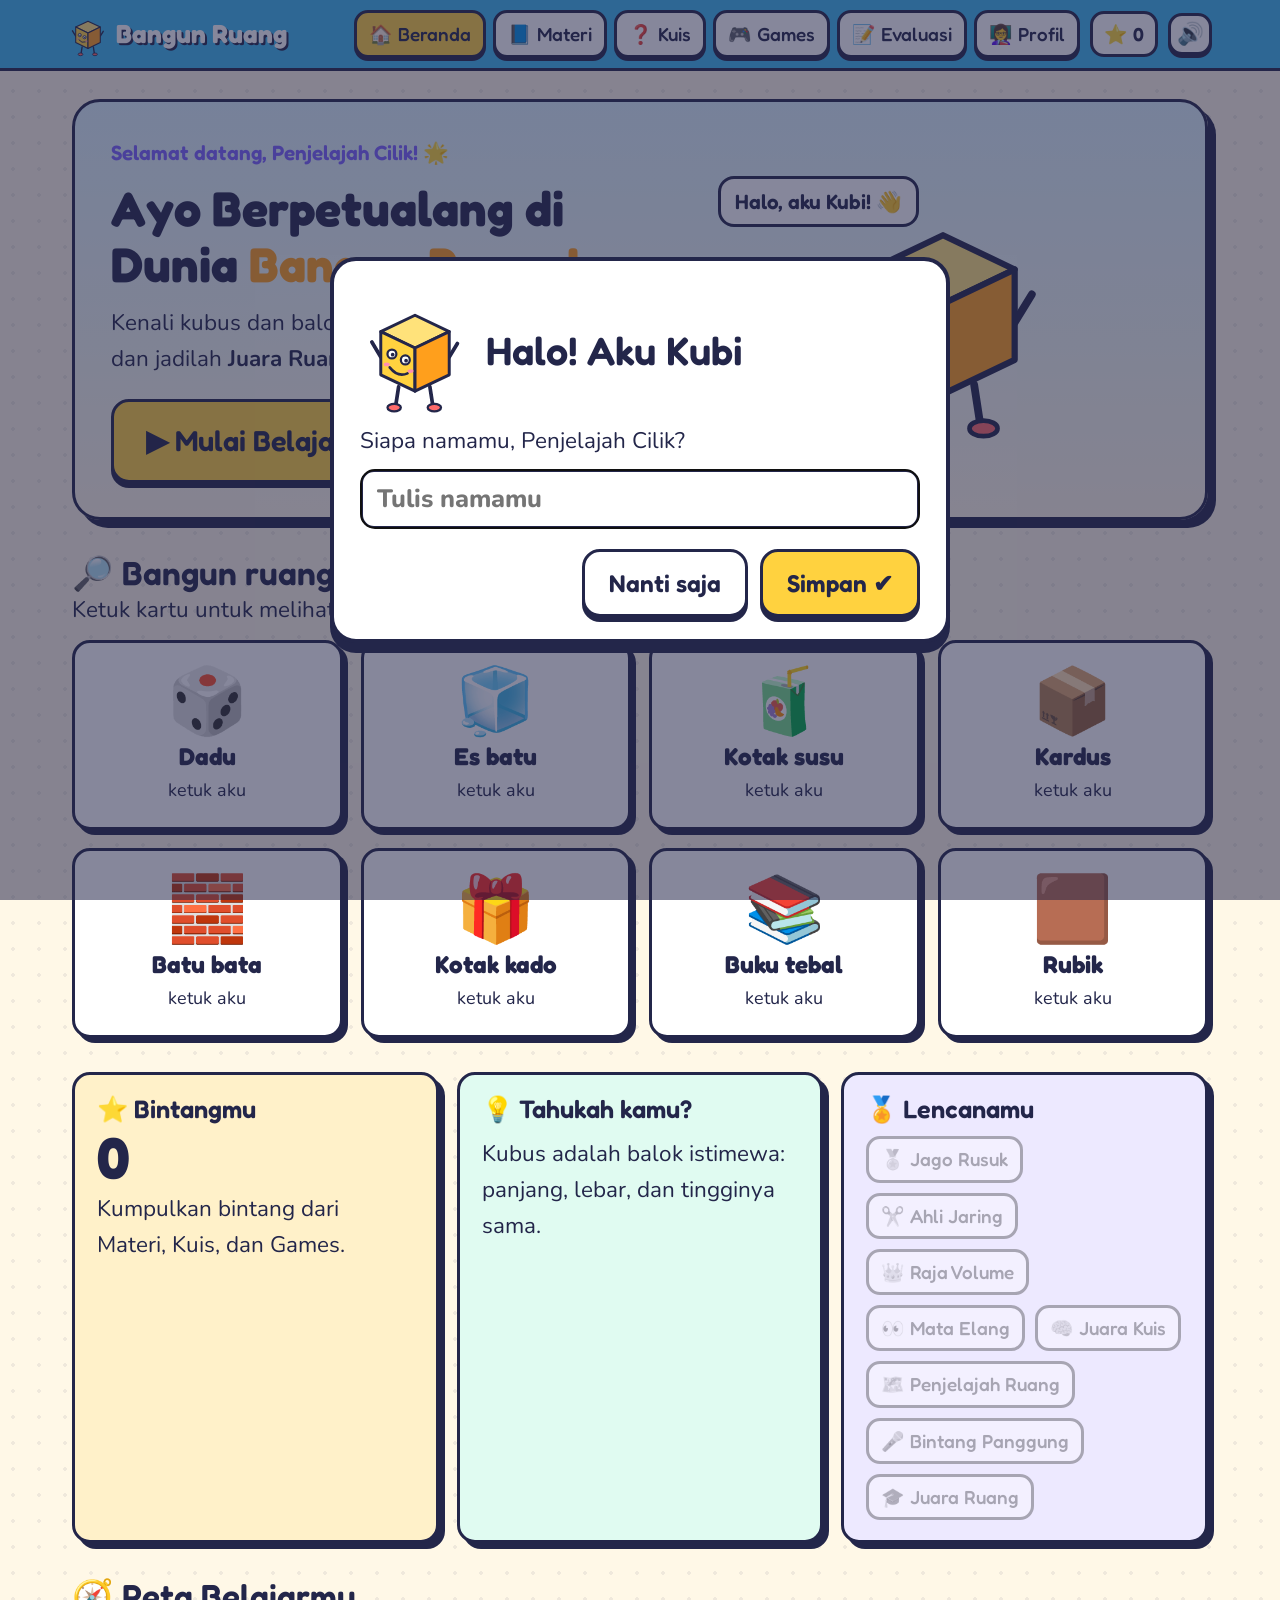
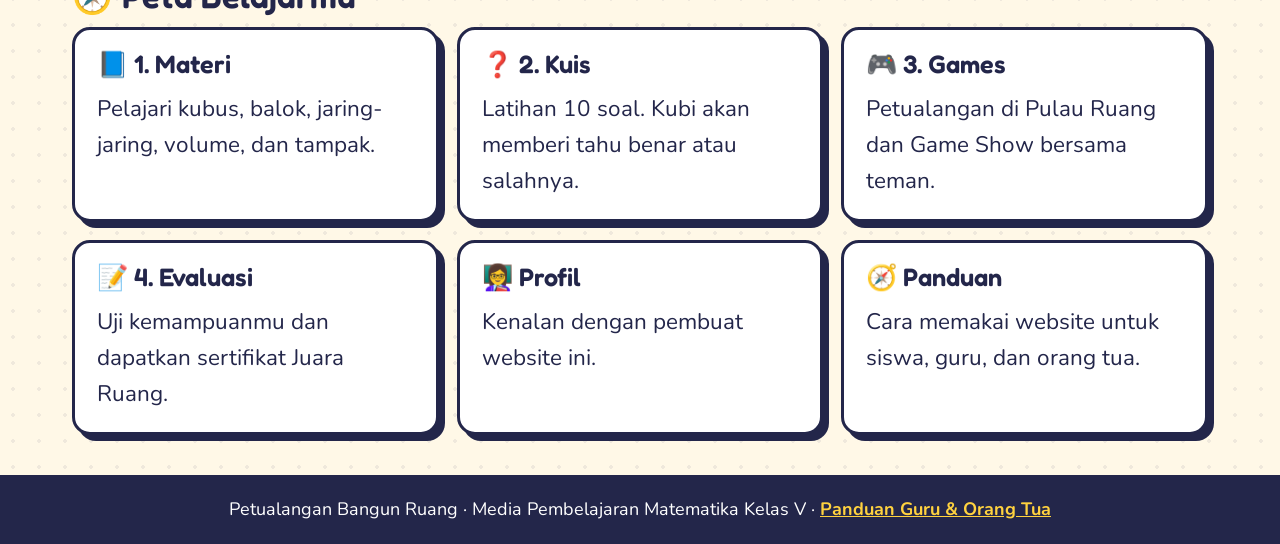
<file: Website_Petualangan_Bangun_Ruang/index.html>
<!DOCTYPE html>
<html lang="id">
<head>
<meta charset="utf-8">
<meta name="viewport" content="width=device-width, initial-scale=1">
<title>Petualangan Bangun Ruang · Matematika Kelas V</title>
<meta name="description" content="Media pembelajaran interaktif bangun ruang kubus dan balok untuk siswa kelas V SD.">
<link rel="icon" href="img/favicon.svg" type="image/svg+xml">
<link rel="stylesheet" href="css/style.css">
</head>
<body>
<main>
  <section class="hero">
    <div>
      <div class="tag" id="sapa">Selamat datang, Penjelajah Cilik! 🌟</div>
      <h1 class="mt1">Ayo Berpetualang di Dunia <span>Bangun Ruang!</span></h1>
      <p class="mt1">Kenali kubus dan balok di sekitarmu, kumpulkan bintang, dan jadilah <b>Juara Ruang</b>!</p>
      <div class="row mt2">
        <a class="btn sun big" href="materi.html">▶ Mulai Belajar</a>
        <a class="btn" href="games.html">🎮 Main Dulu</a>
      </div>
    </div>
    <div class="kubi-wrap" id="kubiHero">
      <div class="bubble" style="left:0;top:0">Halo, aku Kubi! 👋</div>
    </div>
  </section>

  <h2 class="mt3">🔎 Bangun ruang ada di sekitarmu!</h2>
  <p>Ketuk kartu untuk melihat bentuk bangun ruangnya.</p>
  <div class="grid g4 mt1" id="benda"></div>

  <div class="grid g3 mt3">
    <div class="card bg-sun">
      <h3>⭐ Bintangmu</h3>
      <div class="fd" style="font-size:3.2rem;font-weight:700"><span class="stars-count">0</span></div>
      <p>Kumpulkan bintang dari Materi, Kuis, dan Games.</p>
    </div>
    <div class="card bg-mint">
      <h3>💡 Tahukah kamu?</h3>
      <p id="fakta" class="mt1"></p>
    </div>
    <div class="card bg-grape">
      <h3>🏅 Lencanamu</h3>
      <div class="badges mt1" id="badges"></div>
    </div>
  </div>

  <h2 class="mt3">🧭 Peta Belajarmu</h2>
  <div class="grid g3 mt1">
    <a class="card game-card" href="materi.html" style="text-decoration:none"><h3>📘 1. Materi</h3><p>Pelajari kubus, balok, jaring-jaring, volume, dan tampak.</p></a>
    <a class="card game-card" href="kuis.html" style="text-decoration:none"><h3>❓ 2. Kuis</h3><p>Latihan 10 soal. Kubi akan memberi tahu benar atau salahnya.</p></a>
    <a class="card game-card" href="games.html" style="text-decoration:none"><h3>🎮 3. Games</h3><p>Petualangan di Pulau Ruang dan Game Show bersama teman.</p></a>
    <a class="card game-card" href="evaluasi.html" style="text-decoration:none"><h3>📝 4. Evaluasi</h3><p>Uji kemampuanmu dan dapatkan sertifikat Juara Ruang.</p></a>
    <a class="card game-card" href="profil.html" style="text-decoration:none"><h3>👩‍🏫 Profil</h3><p>Kenalan dengan pembuat website ini.</p></a>
    <a class="card game-card" href="panduan.html" style="text-decoration:none"><h3>🧭 Panduan</h3><p>Cara memakai website untuk siswa, guru, dan orang tua.</p></a>
  </div>
</main>
<script src="js/common.js"></script>
<script>
const CUBE = '#3BB8F0';
mountChrome('index.html');
$('#kubiHero').insertAdjacentHTML('beforeend', kubiSVG({ acc: kubiAcc() }));

const BENDA = [
  ['🎲', 'Dadu', 'kubus', 'cube'], ['🧊', 'Es batu', 'kubus', 'cube'], ['🧃', 'Kotak susu', 'balok', 'balok'], ['📦', 'Kardus', 'balok', 'balok'],
  ['🧱', 'Batu bata', 'balok', 'balok'], ['🎁', 'Kotak kado', 'kubus', 'cube'], ['📚', 'Buku tebal', 'balok', 'balok'], ['🟫', 'Rubik', 'kubus', 'cube']
];
$('#benda').innerHTML = BENDA.map(b => {
  const shape = b[3] === 'cube' ? isoSVG([{ x: 0, y: 0, z: 0, dx: 2, dy: 2, dz: 2, c: CUBE }], { size: 30 }) : isoSVG([{ x: 0, y: 0, z: 0, dx: 3, dy: 1.5, dz: 1.8, c: '#06C793' }], { size: 28 });
  return `<div class="flip" tabindex="0" role="button" aria-label="${b[1]}"><div class="inner">
    <div class="face"><div class="emo">${b[0]}</div><b>${b[1]}</b><span>ketuk aku</span></div>
    <div class="face back"><div style="height:100px;display:flex;align-items:center">${shape}</div><b>${b[1]}</b><span>berbentuk <b style="font-size:1.2rem">${b[2]}</b></span></div>
  </div></div>`;
}).join('');
$$('.flip').forEach(f => { const t = () => { f.classList.toggle('on'); Sfx.play('click'); }; f.onclick = t; f.onkeydown = e => { if (e.key === 'Enter' || e.key === ' ') { e.preventDefault(); t(); } }; });

const FAKTA = [
  'Kubus punya 12 rusuk yang semuanya sama panjang!',
  'Ada 11 bentuk jaring-jaring kubus yang berbeda. Bisakah kamu menemukan semuanya?',
  'Dadu adalah kubus. Jumlah titik pada dua sisi yang berhadapan selalu 7.',
  '1 liter sama dengan 1.000 cm³, yaitu volume kubus dengan rusuk 10 cm.',
  'Kubus adalah balok istimewa: panjang, lebar, dan tingginya sama.',
  'Di setiap titik sudut kubus, ada 3 rusuk dan 3 sisi yang bertemu.',
  'Batu bata berbentuk balok supaya mudah disusun rapat menjadi dinding.'
];
$('#fakta').textContent = FAKTA[new Date().getDate() % FAKTA.length];

const own = Store.get('badges', []);
$('#badges').innerHTML = Object.entries(BADGES).map(([k, b]) => `<span class="badge ${own.includes(k) ? '' : 'off'}">${b.icon} ${b.name}</span>`).join('');

function sapa() { const n = playerName(); if (n) $('#sapa').textContent = `Halo, ${n}! Siap berpetualang? 🌟`; }
sapa();
if (!playerName()) {
  setTimeout(() => {
    let nm;
    const save = () => { const v = nm && nm.value; if (v && v.trim()) { Store.set('name', v.trim()); sapa(); } };
    const close = popup({
      title: 'Halo! Aku Kubi',
      html: `<p>Siapa namamu, Penjelajah Cilik?</p><input id="nm" type="text" maxlength="30" placeholder="Tulis namamu" style="font:800 1.4rem Nunito;border:3px solid #23264A;border-radius:14px;padding:10px 14px;width:100%;margin-top:10px">`,
      buttons: [{ label: 'Nanti saja' }, { label: 'Simpan ✔', cls: 'sun', onClick: save }]
    });
    nm = $('#nm');
    nm.addEventListener('keydown', e => { if (e.key === 'Enter') { save(); close(); } });
    setTimeout(() => nm.focus(), 80);
  }, 700);
}
</script>
</body>
</html>
</file>
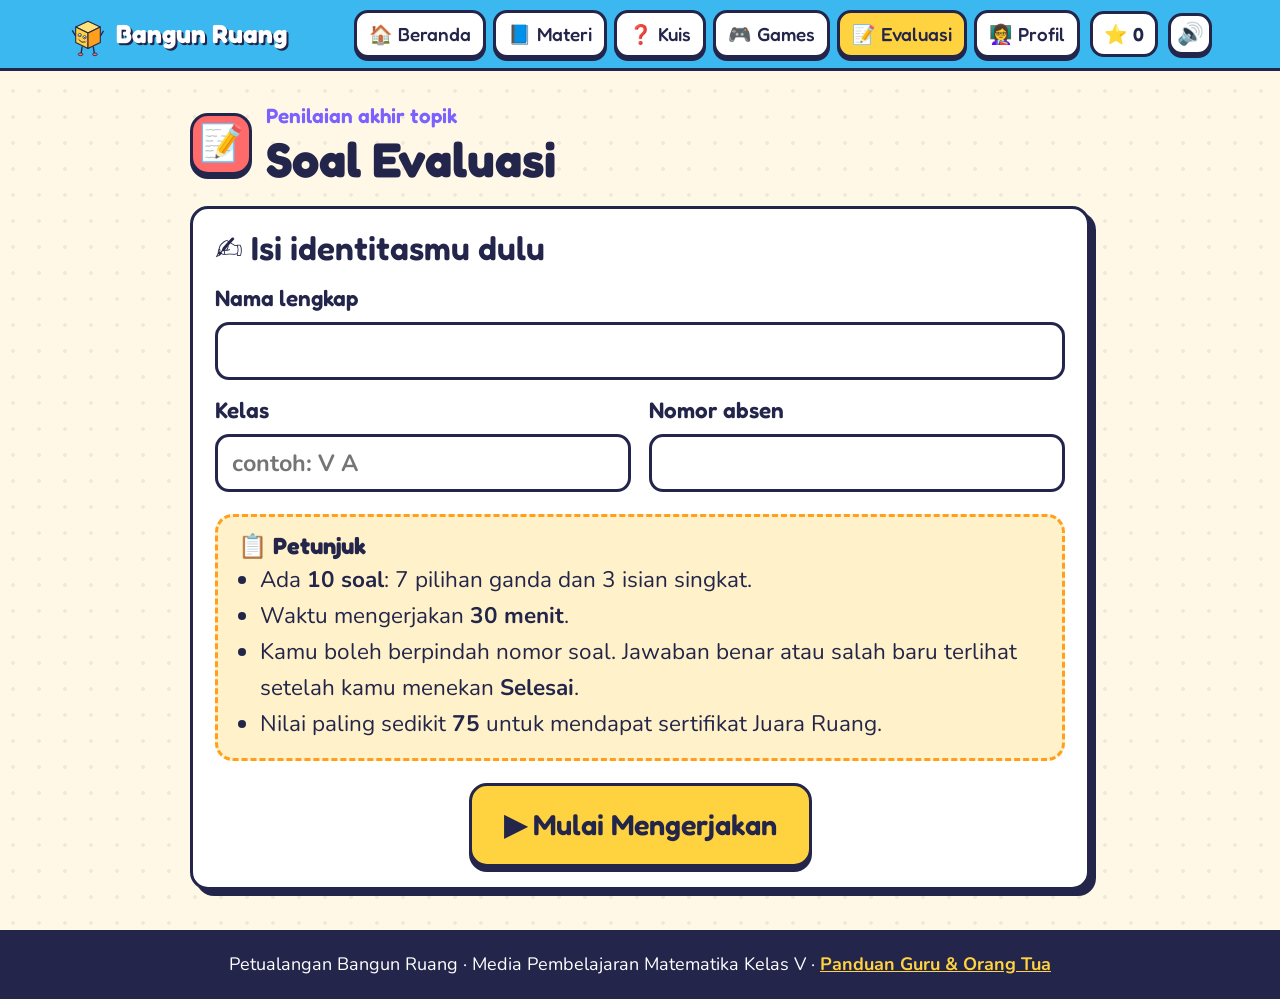
<file: Website_Petualangan_Bangun_Ruang/evaluasi.html>
<!DOCTYPE html>
<html lang="id">
<head>
<meta charset="utf-8">
<meta name="viewport" content="width=device-width, initial-scale=1">
<title>Evaluasi · Petualangan Bangun Ruang</title>
<link rel="icon" href="img/favicon.svg" type="image/svg+xml">
<link rel="stylesheet" href="css/style.css">
</head>
<body>
<main>
  <div class="quiz-wrap">
    <div class="title-row"><div class="ico" style="background:var(--coral)">📝</div><div><div class="tag">Penilaian akhir topik</div><h1>Soal Evaluasi</h1></div></div>

    <div id="ident" class="card">
      <h2>✍️ Isi identitasmu dulu</h2>
      <div class="form">
        <label for="fNama">Nama lengkap</label><input id="fNama" type="text" maxlength="40" autocomplete="off">
        <div class="grid g2">
          <div><label for="fKelas">Kelas</label><input id="fKelas" type="text" maxlength="10" placeholder="contoh: V A"></div>
          <div><label for="fAbsen">Nomor absen</label><input id="fAbsen" type="number" min="1" max="60"></div>
        </div>
      </div>
      <div class="remember mt2"><b class="fd">📋 Petunjuk</b>
        <ul style="padding-left:22px">
          <li>Ada <b>10 soal</b>: 7 pilihan ganda dan 3 isian singkat.</li>
          <li>Waktu mengerjakan <b>30 menit</b>.</li>
          <li>Kamu boleh berpindah nomor soal. Jawaban benar atau salah baru terlihat setelah kamu menekan <b>Selesai</b>.</li>
          <li>Nilai paling sedikit <b>75</b> untuk mendapat sertifikat Juara Ruang.</li>
        </ul></div>
      <div class="center mt2"><button class="btn sun big" id="startBtn">▶ Mulai Mengerjakan</button></div>
    </div>

    <div id="exam" class="hidden">
      <div class="evalbar">
        <span class="fd" style="font-size:1.25rem" id="who"></span>
        <span class="clock" id="clock">⏱️ 30:00</span>
      </div>
      <div class="numnav" id="numnav"></div>
      <div class="card mt2"><div class="row" style="justify-content:space-between"><span class="tag" id="qtype"></span></div><div id="qhost"></div></div>
      <div class="row mt2" style="justify-content:space-between">
        <button class="btn" id="prevBtn">◀ Sebelumnya</button>
        <button class="btn coral" id="doneBtn">🏁 Selesai</button>
        <button class="btn sun" id="nextBtn">Berikutnya ▶</button>
      </div>
    </div>

    <div id="result" class="hidden"></div>
  </div>
</main>
<script src="js/config.js"></script>
<script src="js/common.js"></script>
<script src="js/evaluasi.js"></script>
</body>
</html>
</file>
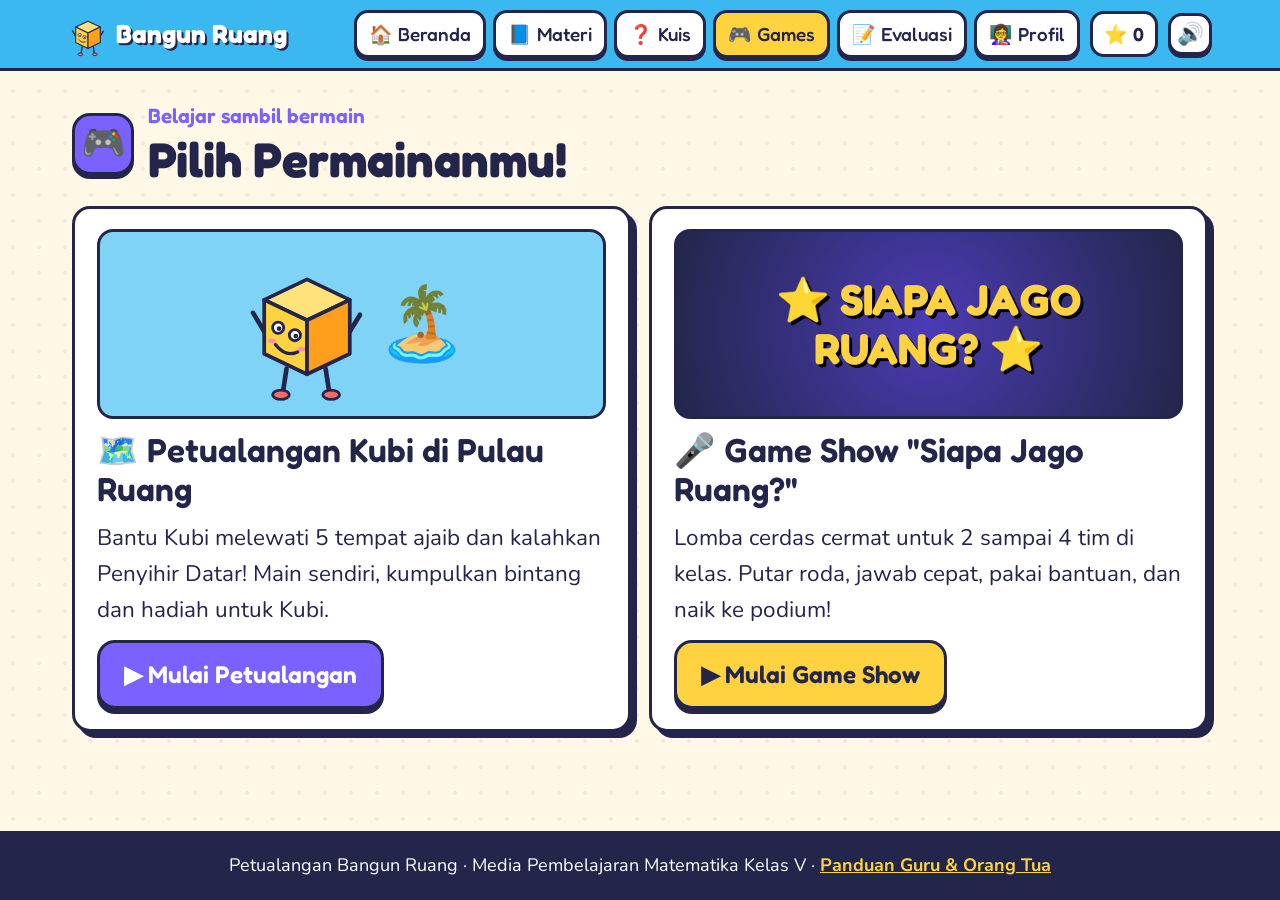
<file: Website_Petualangan_Bangun_Ruang/games.html>
<!DOCTYPE html>
<html lang="id">
<head>
<meta charset="utf-8">
<meta name="viewport" content="width=device-width, initial-scale=1">
<title>Games · Petualangan Bangun Ruang</title>
<link rel="icon" href="img/favicon.svg" type="image/svg+xml">
<link rel="stylesheet" href="css/style.css">
</head>
<body>
<main>
  <div class="title-row"><div class="ico" style="background:var(--grape)">🎮</div><div><div class="tag">Belajar sambil bermain</div><h1>Pilih Permainanmu!</h1></div></div>
  <div class="grid g2">
    <a class="card game-card" href="petualangan.html">
      <div class="art" style="background:#7FD3F7" id="art1"></div>
      <h2>🗺️ Petualangan Kubi di Pulau Ruang</h2>
      <p>Bantu Kubi melewati 5 tempat ajaib dan kalahkan Penyihir Datar! Main sendiri, kumpulkan bintang dan hadiah untuk Kubi.</p>
      <span class="btn grape" style="align-self:flex-start">▶ Mulai Petualangan</span>
    </a>
    <a class="card game-card" href="gameshow.html">
      <div class="art" style="background:radial-gradient(circle,#4B3BB5,#23264A)"><div class="fd" style="font-size:2.4rem;font-weight:700;color:#FFD23F;text-shadow:3px 3px 0 #000;text-align:center">⭐ SIAPA JAGO<br>RUANG? ⭐</div></div>
      <h2>🎤 Game Show "Siapa Jago Ruang?"</h2>
      <p>Lomba cerdas cermat untuk 2 sampai 4 tim di kelas. Putar roda, jawab cepat, pakai bantuan, dan naik ke podium!</p>
      <span class="btn sun" style="align-self:flex-start">▶ Mulai Game Show</span>
    </a>
  </div>
</main>
<script src="js/common.js"></script>
<script>
mountChrome('games.html');
$('#art1').innerHTML = kubiSVG({ acc: kubiAcc() }).replace('<svg', '<svg style="height:160px;width:140px"') + '<div style="font-size:4rem">🏝️</div>';
</script>
</body>
</html>
</file>
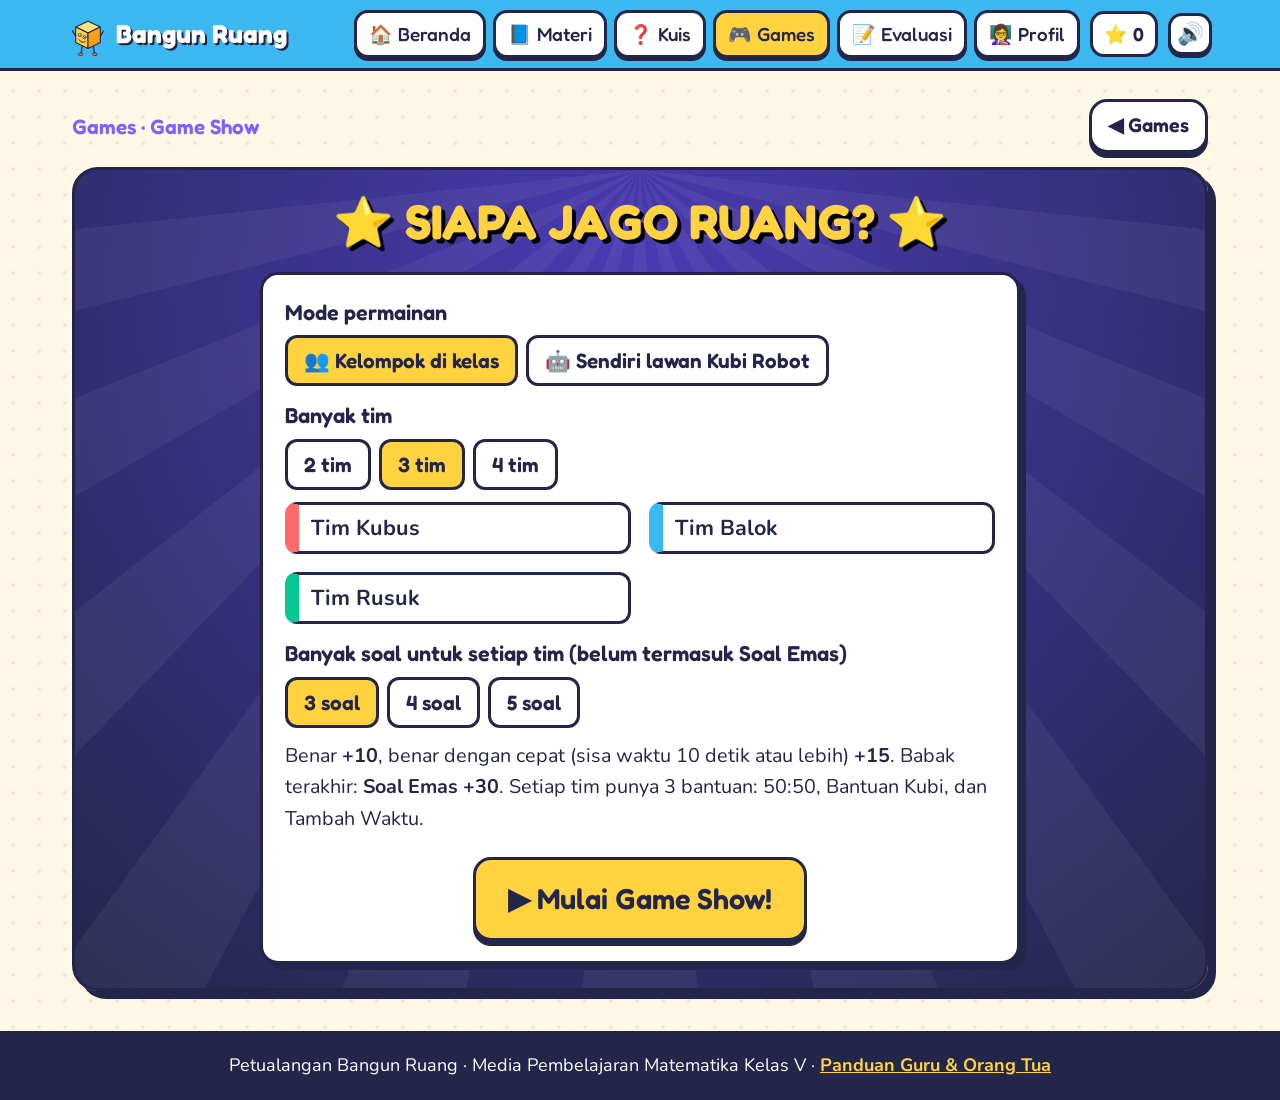
<file: Website_Petualangan_Bangun_Ruang/gameshow.html>
<!DOCTYPE html>
<html lang="id">
<head>
<meta charset="utf-8">
<meta name="viewport" content="width=device-width, initial-scale=1">
<title>Game Show Siapa Jago Ruang? · Petualangan Bangun Ruang</title>
<link rel="icon" href="img/favicon.svg" type="image/svg+xml">
<link rel="stylesheet" href="css/style.css">
</head>
<body>
<main>
  <div class="row" style="justify-content:space-between;margin-bottom:14px"><div class="tag">Games · Game Show</div><a class="btn sm" href="games.html">◀ Games</a></div>
  <div class="gs" id="gs"></div>
</main>
<script src="js/common.js"></script>
<script src="js/bank.js"></script>
<script>
mountChrome('games.html');
const CATS = [
  { n: 'Unsur', c: '#FF6B6B', g: () => Gen.unsur() },
  { n: 'Jaring-jaring', c: '#FFD23F', g: () => Math.random() < .6 ? Gen.net() : Gen.luas(true) },
  { n: 'Volume', c: '#3BB8F0', g: () => Gen.volume(true) },
  { n: 'Tampak', c: '#06C793', g: () => Gen.tampak() },
  { n: 'Soal Cerita', c: '#FF9F1C', g: () => Gen.cerita() }
];
const TEAM_COL = ['#FF6B6B', '#3BB8F0', '#06C793', '#7B61FF'];
const DEF_NAMES = ['Tim Kubus', 'Tim Balok', 'Tim Rusuk', 'Tim Sisi'];
const gs = $('#gs');
let cfg = { mode: 'kelompok', n: 3, rounds: 3, names: DEF_NAMES.slice() };
let teams, turn, round, gold, rot = 0, timer, tLeft, cur, catIdx, answered;

function setup() {
  clearInterval(timer);
  gs.innerHTML = `<h1>⭐ SIAPA JAGO RUANG? ⭐</h1>
  <div class="card setup mt2" style="color:var(--navy);max-width:760px;margin-left:auto;margin-right:auto">
    <label>Mode permainan</label><div class="seg" id="sMode"><button data-v="kelompok">👥 Kelompok di kelas</button><button data-v="sendiri">🤖 Sendiri lawan Kubi Robot</button></div>
    <div id="sTeams"></div>
    <label class="mt1">Banyak soal untuk setiap tim (belum termasuk Soal Emas)</label><div class="seg" id="sRounds">${[3, 4, 5].map(v => `<button data-v="${v}">${v} soal</button>`).join('')}</div>
    <p class="mt1" style="font-size:1.1rem">Benar <b>+10</b>, benar dengan cepat (sisa waktu 10 detik atau lebih) <b>+15</b>. Babak terakhir: <b>Soal Emas +30</b>. Setiap tim punya 3 bantuan: 50:50, Bantuan Kubi, dan Tambah Waktu.</p>
    <div class="center mt2"><button class="btn sun big" id="go">▶ Mulai Game Show!</button></div>
  </div>`;
  const drawTeams = () => {
    $$('#sMode button').forEach(b => b.classList.toggle('on', b.dataset.v === cfg.mode));
    $$('#sRounds button').forEach(b => b.classList.toggle('on', +b.dataset.v === cfg.rounds));
    if (cfg.mode === 'sendiri') {
      $('#sTeams').innerHTML = `<label class="mt1">Namamu</label><input type="text" id="nm0" maxlength="20" value="${esc(playerName() || 'Aku')}">`;
    } else {
      $('#sTeams').innerHTML = `<label class="mt1">Banyak tim</label><div class="seg" id="sN">${[2, 3, 4].map(v => `<button data-v="${v}" class="${v === cfg.n ? 'on' : ''}">${v} tim</button>`).join('')}</div>
        <div class="grid g2 mt1">${Array.from({ length: cfg.n }, (_, i) => `<input type="text" id="nm${i}" maxlength="20" value="${esc(cfg.names[i])}" style="border-left:14px solid ${TEAM_COL[i]}">`).join('')}</div>`;
      $$('#sN button').forEach(b => b.onclick = () => { saveNames(); cfg.n = +b.dataset.v; drawTeams(); });
    }
  };
  const saveNames = () => { for (let i = 0; i < 4; i++) { const e = $('#nm' + i); if (e && cfg.mode === 'kelompok') cfg.names[i] = e.value.trim() || DEF_NAMES[i]; } };
  $$('#sMode button').forEach(b => b.onclick = () => { saveNames(); cfg.mode = b.dataset.v; Sfx.play('click'); drawTeams(); });
  $$('#sRounds button').forEach(b => b.onclick = () => { cfg.rounds = +b.dataset.v; Sfx.play('click'); drawTeams(); });
  $('#go').onclick = () => {
    saveNames();
    const life = () => ({ fifty: true, hint: true, time: true });
    teams = cfg.mode === 'sendiri'
      ? [{ name: ($('#nm0').value.trim() || 'Aku'), c: TEAM_COL[0], s: 0, life: life() }, { name: 'Kubi Robot 🤖', c: TEAM_COL[3], s: 0, life: life(), robot: true }]
      : cfg.names.slice(0, cfg.n).map((name, i) => ({ name, c: TEAM_COL[i], s: 0, life: life() }));
    turn = 0; round = 0; gold = false; Sfx.play('win'); spinScreen();
  };
  drawTeams();
}

function scoreboard() {
  return `<div class="teams">${teams.map((t, i) => `<div class="team ${i === turn ? 'cur' : ''}" style="background:${t.c}">${esc(t.name)}<span class="pts">${t.s}</span></div>`).join('')}</div>`;
}
function wheelHTML() {
  const seg = 360 / CATS.length;
  const grad = CATS.map((c, i) => `${c.c} ${i * seg}deg ${(i + 1) * seg}deg`).join(',');
  return `<div class="wheel-wrap"><div class="wheel-pin"></div><div class="wheel" id="wheel" style="background:conic-gradient(${grad});transform:rotate(${rot}deg)">
    ${CATS.map((c, i) => `<div class="wheel-label" style="transform:rotate(${i * seg + seg / 2 - 90}deg) translate(38px,-10px)">${c.n}</div>`).join('')}</div></div>`;
}
function spinScreen() {
  clearInterval(timer);
  const t = teams[turn];
  gs.innerHTML = `<h1 style="font-size:2.2rem">${gold ? '🥇 BABAK SOAL EMAS 🥇' : `⭐ Babak ${round + 1} dari ${cfg.rounds} ⭐`}</h1>
    <div class="mt1">${scoreboard()}</div>
    <p class="center mt2 fd" style="font-size:1.6rem">Giliran <b style="color:var(--sun)">${esc(t.name)}</b>! ${gold ? 'Soal bernilai 30 poin!' : 'Putar roda untuk memilih kategori.'}</p>
    <div class="mt2">${wheelHTML()}</div>
    <div class="center mt2"><button class="btn sun big" id="spin">🎡 Putar Roda</button></div>`;
  $('#spin').onclick = spin;
  if (t.robot) { $('#spin').disabled = true; setTimeout(spin, 1100); }
}
function spin() {
  $('#spin').disabled = true;
  catIdx = rnd(0, CATS.length - 1);
  const seg = 360 / CATS.length, c = catIdx * seg + seg / 2;
  rot = Math.ceil(rot / 360) * 360 + 360 * 5 + (360 - c);
  Sfx.play('spin');
  $('#wheel').style.transform = `rotate(${rot}deg)`;
  setTimeout(() => { Sfx.play('ok'); toast(`🎯 Kategori: <b>${CATS[catIdx].n}</b>`); setTimeout(question, 700); }, 3300);
}
function question() {
  const t = teams[turn];
  cur = CATS[catIdx].g(); answered = false; tLeft = 20;
  gs.innerHTML = `<div class="row" style="justify-content:space-between"><span class="chip" style="color:var(--navy);background:${CATS[catIdx].c}">${CATS[catIdx].n}</span><span class="fd" style="font-size:1.3rem">Giliran: <b style="color:var(--sun)">${esc(t.name)}</b> ${gold ? '· 🥇 Soal Emas' : ''}</span></div>
    <div class="mt1">${scoreboard()}</div>
    <div class="row mt2" style="align-items:flex-start;flex-wrap:nowrap"><div class="timer" id="tm">20</div><div class="qbox" id="qb"></div></div>
    <div id="qa" class="mt2"></div>
    <div class="lifes mt2" id="lf">
      <button data-l="fifty" ${t.life.fifty && !t.robot ? '' : 'disabled'}>✂️ 50:50</button>
      <button data-l="hint" ${t.life.hint && !t.robot ? '' : 'disabled'}>🧊 Bantuan Kubi</button>
      <button data-l="time" ${t.life.time && !t.robot ? '' : 'disabled'}>⏱️ Tambah Waktu</button>
    </div>`;
  const tmp = document.createElement('div');
  renderQuestion(tmp, cur, onAns, { noFocus: true });
  $('#qb').innerHTML = $('.qtext', tmp).innerHTML;
  const vis = $('.qvis', tmp); if (vis) $('#qb').insertAdjacentHTML('beforeend', `<div class="qvis" style="background:#fff">${vis.innerHTML}</div>`);
  $('#qa').appendChild($('.ans', tmp));
  $$('#lf button').forEach(b => b.onclick = () => life(b.dataset.l, b));
  timer = setInterval(() => {
    tLeft--; const e = $('#tm'); if (!e) return clearInterval(timer);
    e.textContent = tLeft; e.classList.toggle('low', tLeft <= 5);
    if (tLeft <= 5 && tLeft > 0) Sfx.play('tick');
    if (tLeft <= 0) { clearInterval(timer); if (!answered) reveal(false, true); }
  }, 1000);
  if (t.robot) setTimeout(() => {
    if (answered) return;
    const ok = Math.random() < .65, opts = $$('#qa .opt');
    const wrong = opts.map((_, i) => i).filter(i => i !== cur.answer);
    const i = ok ? cur.answer : pick(wrong);
    opts[i] && opts[i].click();
  }, rnd(3000, 6000));
}
function life(kind, btn) {
  const t = teams[turn]; if (!t.life[kind] || answered) return;
  t.life[kind] = false; btn.disabled = true; Sfx.play('click');
  if (kind === 'fifty') {
    const opts = $$('#qa .opt'); const wrong = shuffle(opts.map((_, i) => i).filter(i => i !== cur.answer));
    wrong.slice(0, Math.max(1, opts.length - 2)).forEach(i => { opts[i].classList.add('out'); opts[i].disabled = true; });
  } else if (kind === 'hint') {
    toast(`🧊 Kubi berbisik: ${cur.hint || 'Baca soalnya pelan-pelan!'}`);
    const d = document.createElement('div'); d.className = 'card mt1'; d.style.color = 'var(--navy)'; d.innerHTML = `<b class="fd">🧊 Bantuan Kubi:</b> ${cur.hint || 'Baca soalnya pelan-pelan!'}`; $('#qa').appendChild(d);
  } else { tLeft += 10; $('#tm').textContent = tLeft; $('#tm').classList.remove('low'); }
}
function onAns(ok, i, ui) {
  if (answered) return;
  ui.all.forEach(b => b.disabled = true);
  ui.btn.classList.add(ok ? 'ok' : 'bad');
  reveal(ok, false);
}
function reveal(ok, timeout) {
  answered = true; clearInterval(timer);
  const t = teams[turn];
  const opts = $$('#qa .opt'); opts.forEach(b => b.disabled = true); if (opts[cur.answer]) opts[cur.answer].classList.add('ok');
  let pts = 0;
  if (ok) { pts = gold ? 30 : (tLeft >= 10 ? 15 : 10); t.s += pts; Sfx.play('ok'); confetti(60); }
  else Sfx.play('bad');
  const ansTxt = cur.options[cur.answer].t || `gambar ${'ABCD'[cur.answer]}`;
  setTimeout(() => popup({
    kind: ok ? 'ok' : 'bad', title: ok ? `${pick(PRAISE)} +${pts}` : timeout ? 'Waktu Habis! ⏰' : 'Ups, Belum Tepat!',
    html: `<p><b>${esc(t.name)}</b> ${ok ? `mendapat <b>${pts} poin</b>!` : 'belum mendapat poin.'}</p>${ok ? '' : `<p>Jawaban yang benar: <b>${ansTxt}</b></p>`}`,
    buttons: [{ label: 'Lanjut ▶', cls: 'sun', onClick: advance }]
  }), 600);
}
function advance() {
  turn++;
  if (turn >= teams.length) { turn = 0; if (gold) return podium(); round++; if (round >= cfg.rounds) gold = true; }
  spinScreen();
}
function podium() {
  clearInterval(timer);
  const sorted = teams.slice().sort((a, b) => b.s - a.s);
  const order = [sorted[1], sorted[0], sorted[2]].filter(Boolean);
  const H = { 0: 170, 1: 120, 2: 80 };
  const top = sorted[0], tie = sorted[1] && sorted[1].s === top.s;
  if (!top.robot) { addStars(10); addBadge('gameshow'); }
  Sfx.play('win'); confetti(220); setTimeout(() => confetti(160), 1500);
  gs.innerHTML = `<h1>🏆 PODIUM JUARA 🏆</h1>
    <p class="center fd mt1" style="font-size:1.8rem">${tie ? 'Hasil seri! Semua hebat!' : `Selamat <span style="color:var(--sun)">${esc(top.name)}</span>!`}</p>
    <div class="podium">${order.map(t => { const r = sorted.indexOf(t); return `<div class="p"><span>${r === 0 ? '👑 ' : ''}${esc(t.name)}</span><span>${t.s} poin</span><div class="blk" style="height:${H[r]}px;background:${['#FFD23F', '#C0C0C0', '#E5A06B'][r]}">${r + 1}</div></div>`; }).join('')}</div>
    ${sorted.length > 3 ? `<p class="center mt1">Peringkat 4: ${esc(sorted[3].name)} (${sorted[3].s} poin)</p>` : ''}
    <div class="center mt2"><button class="btn sun big" id="again">🔁 Main Lagi</button></div>`;
  $('#again').onclick = setup;
}
setup();
</script>
</body>
</html>
</file>
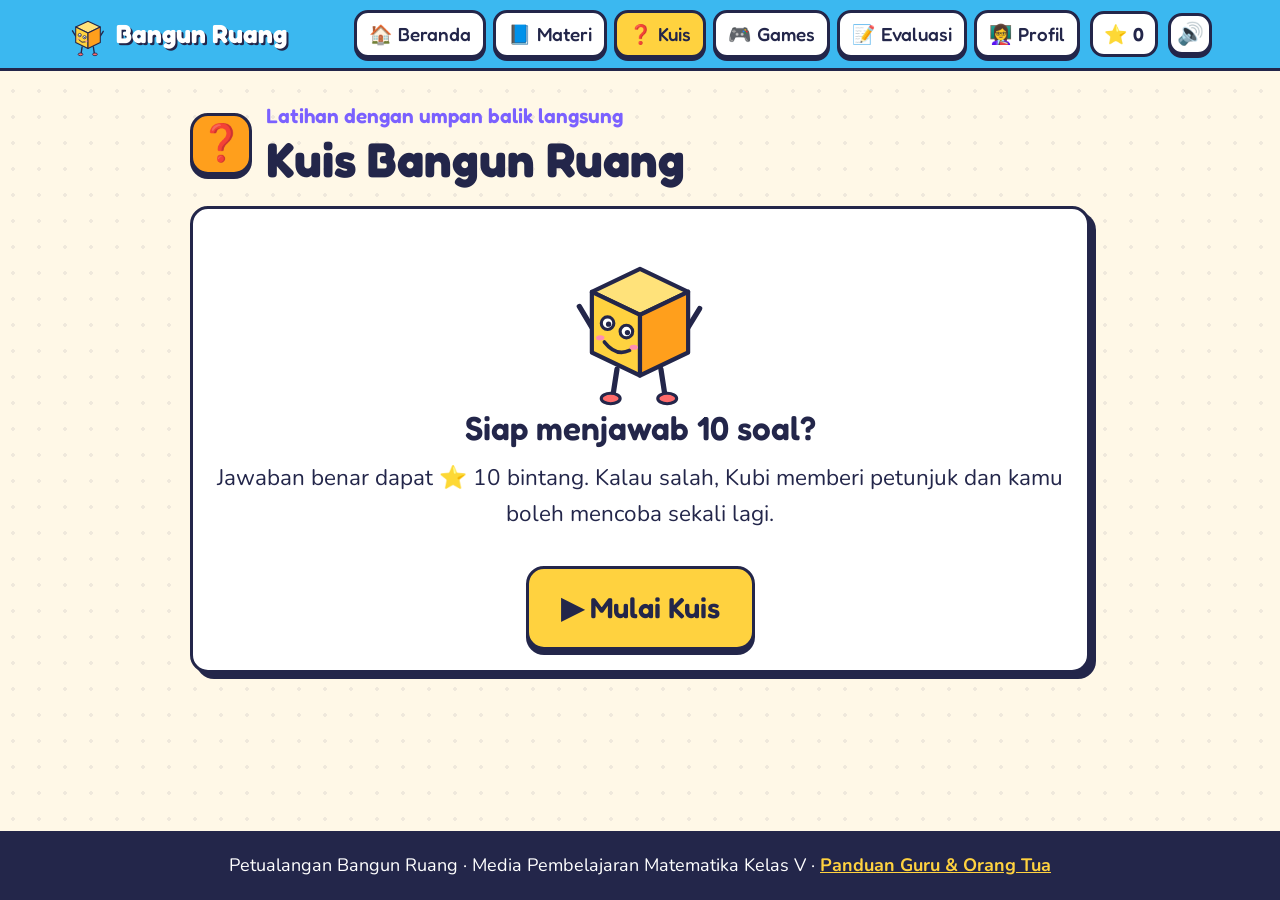
<file: Website_Petualangan_Bangun_Ruang/kuis.html>
<!DOCTYPE html>
<html lang="id">
<head>
<meta charset="utf-8">
<meta name="viewport" content="width=device-width, initial-scale=1">
<title>Kuis · Petualangan Bangun Ruang</title>
<link rel="icon" href="img/favicon.svg" type="image/svg+xml">
<link rel="stylesheet" href="css/style.css">
</head>
<body>
<main>
  <div class="quiz-wrap">
    <div class="title-row"><div class="ico" style="background:var(--orange)">❓</div><div><div class="tag">Latihan dengan umpan balik langsung</div><h1>Kuis Bangun Ruang</h1></div></div>

    <div id="intro" class="card center">
      <div id="kubiIntro" style="display:flex;justify-content:center"></div>
      <h2>Siap menjawab 10 soal?</h2>
      <p class="mt1">Jawaban benar dapat ⭐ 10 bintang. Kalau salah, Kubi memberi petunjuk dan kamu boleh mencoba sekali lagi.</p>
      <p id="best" class="mt1 fd" style="font-size:1.3rem;color:var(--grape)"></p>
      <button class="btn sun big mt2" id="startBtn">▶ Mulai Kuis</button>
    </div>

    <div id="play" class="hidden">
      <div class="row" style="justify-content:space-between;font-weight:800;font-size:1.2rem"><span id="qnum"></span><span>⭐ <span id="qscore">0</span></span></div>
      <div class="progress mt1"><div id="bar"></div></div>
      <div class="card mt2" id="qcard"><div id="qhost"></div></div>
    </div>

    <div id="result" class="hidden card center"></div>
  </div>
</main>
<script src="js/common.js"></script>
<script>
mountChrome('kuis.html');
$('#kubiIntro').innerHTML = kubiSVG({ acc: kubiAcc() }).replace('<svg', '<svg style="width:150px;height:180px"');
const best = Store.get('kuisBest', null);
if (best != null) $('#best').textContent = `Skor terbaikmu: ${best} dari 100`;

const CUBE = isoSVG([{ x: 0, y: 0, z: 0, dx: 2, dy: 2, dz: 2, c: '#3BB8F0' }], { size: 40 });
const BALOK = isoSVG([{ x: 0, y: 0, z: 0, dx: 3, dy: 1.6, dz: 1.8, c: '#06C793' }], { size: 38 });
const SOAL = [
  { text: 'Banyak <b>sisi</b> kubus adalah ...', vis: CUBE, o: ['6', '4', '8', '12'], hint: 'Hitung semua permukaan datar: atas, bawah, depan, belakang, kiri, kanan.', ex: 'Kubus punya 6 sisi.', topik: 'Unsur' },
  { text: 'Banyak <b>rusuk</b> balok adalah ...', vis: BALOK, o: ['12', '6', '8', '10'], hint: 'Rusuk adalah garis pertemuan dua sisi. Ada 4 panjang, 4 lebar, 4 tinggi.', ex: 'Balok punya 12 rusuk.', topik: 'Unsur' },
  { text: 'Banyak <b>titik sudut</b> kubus adalah ...', vis: CUBE, o: ['8', '6', '10', '12'], hint: 'Hitung pojok di bagian atas, lalu di bagian bawah.', ex: 'Kubus punya 8 titik sudut: 4 di atas dan 4 di bawah.', topik: 'Unsur' },
  { text: 'Benda di bawah ini yang berbentuk <b>kubus</b> adalah ...', o: ['🎲 dadu', '🥫 kaleng', '⚽ bola', '✏️ kotak pensil'], hint: 'Cari benda yang semua sisinya persegi sama besar.', ex: 'Dadu berbentuk kubus.', topik: 'Unsur' },
  { text: 'Volume kubus dengan rusuk <b>5 cm</b> adalah ...', o: ['125 cm³', '15 cm³', '25 cm³', '150 cm³'], hint: 'Volume kubus = s × s × s, bukan s + s + s.', ex: '5 × 5 × 5 = 125 cm³.', topik: 'Volume' },
  { text: 'Volume balok berukuran <b>6 cm × 4 cm × 3 cm</b> adalah ...', o: ['72 cm³', '13 cm³', '24 cm³', '108 cm³'], hint: 'Kalikan panjang, lebar, dan tinggi.', ex: '6 × 4 × 3 = 72 cm³.', topik: 'Volume' },
  { text: 'Sisi kubus berbentuk ...', vis: CUBE, o: ['persegi', 'persegi panjang', 'segitiga', 'lingkaran'], hint: 'Semua rusuk kubus sama panjang.', ex: 'Karena semua rusuknya sama panjang, sisi kubus berbentuk persegi.', topik: 'Unsur' },
  { text: 'Balok ini tersusun dari berapa <b>kubus satuan</b>?', vis: isoSVG(unitCubes(4, 3, 2, '#7B61FF'), { size: 28 }), o: ['24', '9', '12', '20'], hint: 'Hitung satu lapis dulu (4 × 3), lalu kalikan banyak lapis.', ex: '4 × 3 × 2 = 24 kubus satuan.', topik: 'Volume' },
  { text: 'Perbedaan kubus dan balok terletak pada ...', o: ['panjang rusuknya', 'banyak sisinya', 'banyak rusuknya', 'banyak titik sudutnya'], hint: 'Banyak sisi, rusuk, dan titik sudutnya sama. Bandingkan ukurannya.', ex: 'Rusuk kubus sama panjang, rusuk balok tidak semuanya sama.', topik: 'Unsur' },
  { text: 'Kolam berukuran <b>10 m × 5 m × 2 m</b>. Volumenya adalah ...', o: ['100 m³', '17 m³', '50 m³', '160 m³'], hint: 'Soal cerita tetap memakai V = p × l × t.', ex: '10 × 5 × 2 = 100 m³.', topik: 'Volume' }
];

let qs, i, score, tries, wrongTopics;
function build() {
  return SOAL.map(s => { const opts = shuffle(s.o.map((t, k) => ({ t, ok: k === 0 }))); return { ...s, type: 'mc', options: opts, answer: opts.findIndex(o => o.ok) }; });
}
function start() {
  qs = build(); i = 0; score = 0; wrongTopics = {};
  $('#intro').classList.add('hidden'); $('#result').classList.add('hidden'); $('#play').classList.remove('hidden');
  show();
}
function show() {
  tries = 0;
  $('#qnum').textContent = `Soal ${i + 1} dari ${qs.length}`;
  $('#bar').style.width = (i / qs.length * 100) + '%';
  $('#qscore').textContent = score;
  renderQuestion($('#qhost'), qs[i], answer);
}
function next() { i++; if (i < qs.length) show(); else finish(); }
function answer(ok, idx, ui) {
  const q = qs[i];
  if (ok) {
    ui.all.forEach(b => b.disabled = true); ui.btn.classList.add('ok');
    const pts = tries === 0 ? 10 : 5; score += pts; addStars(pts);
    $('#qscore').textContent = score;
    Sfx.play('ok'); confetti(70);
    popup({ kind: 'ok', title: pick(PRAISE) + ' 🎉', html: `<p>${q.ex}</p><p class="fd" style="color:var(--orange);font-size:1.4rem">+${pts} bintang ⭐</p>`, buttons: [{ label: i + 1 < qs.length ? 'Soal Berikutnya ▶' : 'Lihat Hasil 🏁', cls: 'sun', onClick: next }] });
  } else {
    tries++; Sfx.play('bad');
    ui.btn.classList.add('bad'); ui.btn.disabled = true;
    $('#qcard').classList.remove('shake'); void $('#qcard').offsetWidth; $('#qcard').classList.add('shake');
    wrongTopics[q.topik] = (wrongTopics[q.topik] || 0) + 1;
    if (tries < 2) {
      popup({ kind: 'bad', title: 'Ups, Belum Tepat! ⚠️', html: `<p>Jangan menyerah! <b>Petunjuk:</b> ${q.hint}</p>`, buttons: [{ label: '💡 Lihat Materi', onClick: () => window.open('materi.html#' + (q.topik === 'Volume' ? 'volume' : 'kubus'), '_blank') , keep: false }, { label: '🔁 Coba Lagi', cls: 'sun' }] });
    } else {
      ui.all.forEach(b => b.disabled = true); ui.all[q.answer].classList.add('ok');
      popup({ kind: 'bad', title: 'Belum Berhasil, Tidak Apa-apa!', html: `<p>Jawaban yang benar: <b>${q.options[q.answer].t}</b></p><p><b>Pembahasan:</b> ${q.ex}</p>`, buttons: [{ label: i + 1 < qs.length ? 'Soal Berikutnya ▶' : 'Lihat Hasil 🏁', cls: 'sun', onClick: next }] });
    }
  }
}
function finish() {
  $('#bar').style.width = '100%';
  const nStar = score >= 80 ? 3 : score >= 50 ? 2 : 1;
  const prev = Store.get('kuisBest', 0); if (score > prev) Store.set('kuisBest', score);
  if (score >= 80) addBadge('kuis');
  Sfx.play('win'); confetti();
  const weak = Object.entries(wrongTopics).sort((a, b) => b[1] - a[1])[0];
  $('#play').classList.add('hidden');
  const r = $('#result'); r.classList.remove('hidden');
  r.innerHTML = `<h2>🏁 Kuis Selesai!</h2>
    <div class="stars3">${[1, 2, 3].map(k => STAR.replace('<svg', `<svg class="${k <= nStar ? '' : 'dim'}"`)).join('')}</div>
    <div class="score-big" style="color:var(--mint)">${score}</div><p>dari 100 poin</p>
    <p class="mt1">${score >= 80 ? 'Luar biasa! Kamu siap mengerjakan Evaluasi.' : score >= 50 ? 'Bagus! Sedikit lagi kamu jadi jago.' : 'Ayo semangat! Pelajari lagi materinya, lalu coba kuis sekali lagi.'}</p>
    ${weak ? `<p class="mt1 remember">💡 Saran Kubi: ulangi materi <b>${weak[0]}</b> karena kamu paling banyak salah di bagian itu.</p>` : ''}
    <div class="row mt2" style="justify-content:center"><button class="btn" onclick="start()">🔁 Ulangi Kuis</button>${weak ? `<a class="btn sky" href="materi.html#${weak[0] === 'Volume' ? 'volume' : 'kubus'}">📘 Ulangi Materi</a>` : ''}<a class="btn sun" href="games.html">🎮 Main Games ▶</a></div>`;
  window.scrollTo({ top: 0, behavior: 'smooth' });
}
$('#startBtn').onclick = () => { Sfx.play('click'); start(); };
</script>
</body>
</html>
</file>
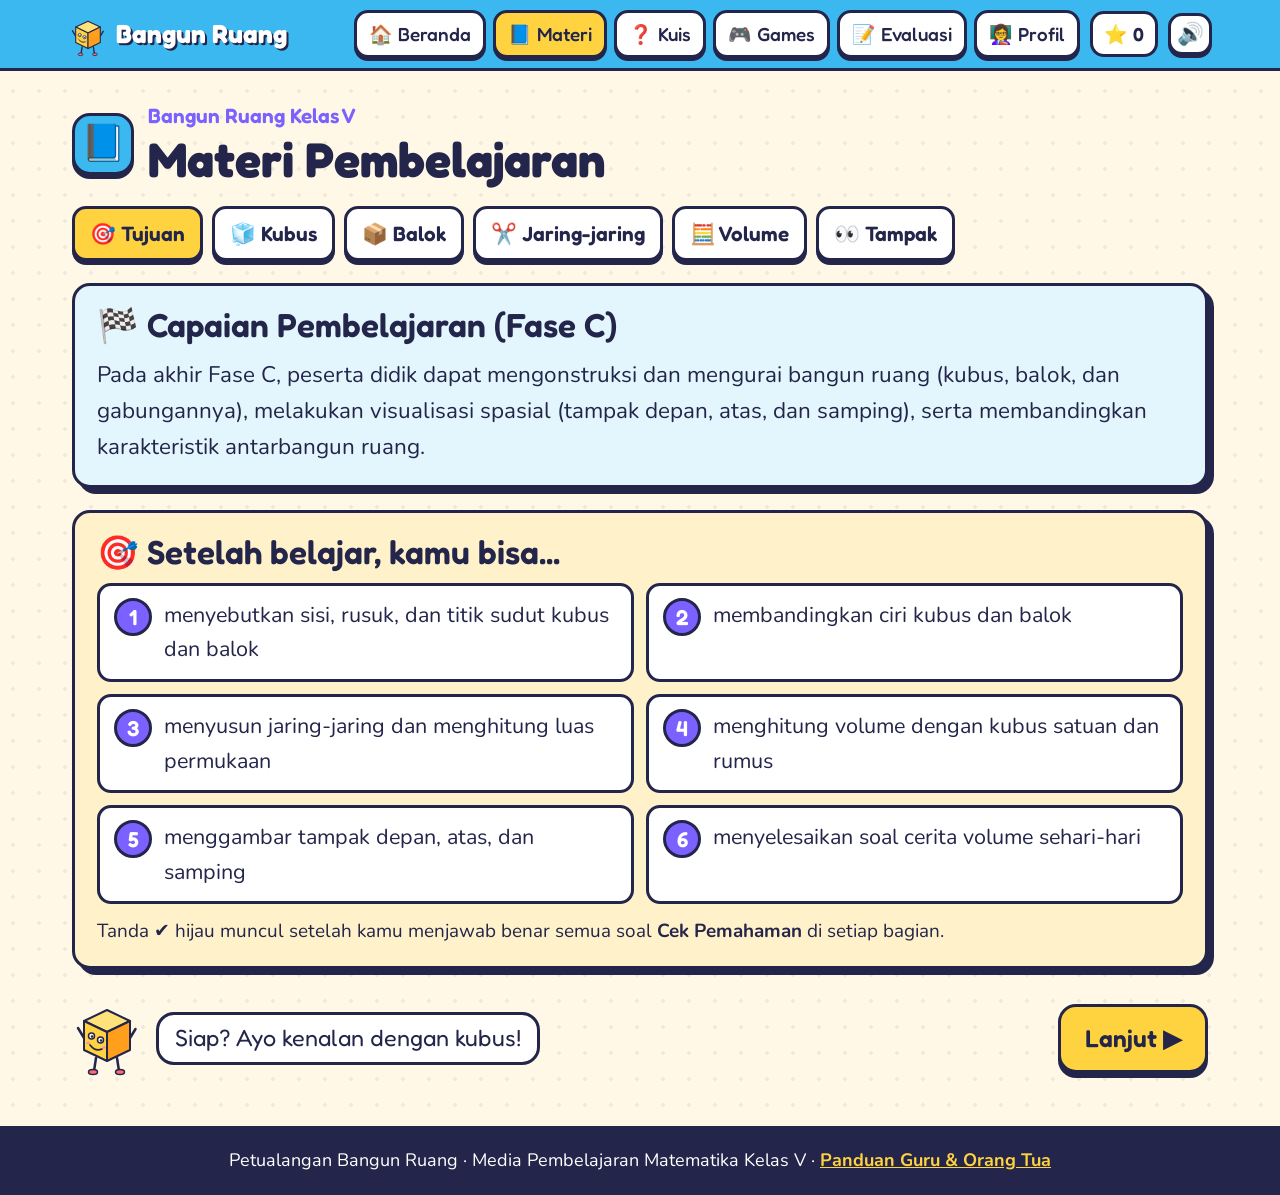
<file: Website_Petualangan_Bangun_Ruang/materi.html>
<!DOCTYPE html>
<html lang="id">
<head>
<meta charset="utf-8">
<meta name="viewport" content="width=device-width, initial-scale=1">
<title>Materi · Petualangan Bangun Ruang</title>
<link rel="icon" href="img/favicon.svg" type="image/svg+xml">
<link rel="stylesheet" href="css/style.css">
</head>
<body>
<main>
  <div class="title-row"><div class="ico" style="background:var(--sky)">📘</div><div><div class="tag">Bangun Ruang Kelas V</div><h1>Materi Pembelajaran</h1></div></div>
  <div class="tabs" id="tabs"></div>

  <!-- ===== TUJUAN ===== -->
  <section data-tab="tujuan">
    <div class="card bg-sky">
      <h2>🏁 Capaian Pembelajaran (Fase C)</h2>
      <p class="mt1">Pada akhir Fase C, peserta didik dapat mengonstruksi dan mengurai bangun ruang (kubus, balok, dan gabungannya), melakukan visualisasi spasial (tampak depan, atas, dan samping), serta membandingkan karakteristik antarbangun ruang.</p>
    </div>
    <div class="card bg-sun mt2">
      <h2>🎯 Setelah belajar, kamu bisa...</h2>
      <div class="tp-list mt1" id="tplist"></div>
      <p class="mt1" style="font-size:1.05rem">Tanda ✔ hijau muncul setelah kamu menjawab benar semua soal <b>Cek Pemahaman</b> di setiap bagian.</p>
    </div>
    <div class="row mt2" style="justify-content:space-between">
      <div class="row"><span id="kubiT"></span><div class="card flat fd" style="padding:10px 16px;font-size:1.3rem">Siap? Ayo kenalan dengan kubus!</div></div>
      <button class="btn sun" data-go="kubus">Lanjut ▶</button>
    </div>
  </section>

  <!-- ===== KUBUS ===== -->
  <section data-tab="kubus" class="hidden">
    <div class="grid g2">
      <div class="card">
        <h2 style="color:var(--sky)">🧊 Mengenal Kubus</h2>
        <div class="stage" id="stKubus"></div>
        <p class="hint-drag">👆 Geser untuk memutar kubus</p>
        <div class="modebtns mt1" data-for="stKubus">
          <button data-m="">Biasa</button><button data-m="faces">Sisi</button><button data-m="edges">Rusuk</button><button data-m="points">Titik Sudut</button>
        </div>
      </div>
      <div>
        <div class="facts">
          <div>🟦 Kubus punya <b>6 sisi</b> berbentuk <b>persegi</b> yang sama besar.</div>
          <div>📏 Kubus punya <b>12 rusuk</b> yang <b>sama panjang</b>.</div>
          <div>📍 Kubus punya <b>8 titik sudut</b>.</div>
          <div>🎲 Contoh: dadu, es batu, rubik, kotak kado.</div>
        </div>
        <div class="remember mt2"><b class="fd">📌 Ingat ya!</b><br><b>Sisi</b> = permukaan datar. <b>Rusuk</b> = garis pertemuan dua sisi. <b>Titik sudut</b> = pojok tempat rusuk-rusuk bertemu.</div>
      </div>
    </div>
    <div class="check mt2" data-check="kubus"></div>
  </section>

  <!-- ===== BALOK ===== -->
  <section data-tab="balok" class="hidden">
    <div class="grid g2">
      <div class="card">
        <h2 style="color:var(--mint)">📦 Mengenal Balok</h2>
        <div class="stage" id="stBalok"></div>
        <p class="hint-drag">👆 Geser untuk memutar balok</p>
        <div class="modebtns mt1" data-for="stBalok">
          <button data-m="">Biasa</button><button data-m="faces">Sisi</button><button data-m="edges">Rusuk</button><button data-m="points">Titik Sudut</button>
        </div>
      </div>
      <div>
        <div class="facts">
          <div>🟩 Balok punya <b>6 sisi</b>, berupa <b>3 pasang</b> sisi yang sama besar.</div>
          <div>📏 Balok punya <b>12 rusuk</b>: 4 panjang, 4 lebar, 4 tinggi.</div>
          <div>📍 Balok punya <b>8 titik sudut</b>.</div>
          <div>📦 Contoh: kardus, kotak susu, batu bata, lemari.</div>
        </div>
        <div class="card flat mt2">
          <h3>⚖️ Kubus atau Balok?</h3>
          <table class="tb mt1">
            <tr><th></th><th>Kubus</th><th>Balok</th></tr>
            <tr><td>Sisi</td><td>6 (persegi)</td><td>6 (persegi panjang/persegi)</td></tr>
            <tr><td>Rusuk</td><td>12, sama panjang</td><td>12, ada 3 ukuran</td></tr>
            <tr><td>Titik sudut</td><td>8</td><td>8</td></tr>
          </table>
        </div>
      </div>
    </div>
    <div class="check mt2" data-check="balok"></div>
  </section>

  <!-- ===== JARING-JARING ===== -->
  <section data-tab="jaring" class="hidden">
    <div class="grid g2">
      <div class="card">
        <h2 style="color:var(--orange)">✂️ Jaring-jaring Kubus</h2>
        <div class="net-stage"><div class="net-world" id="netWorld"></div></div>
        <div class="row" style="justify-content:center"><button class="btn orange" id="foldBtn">📦 Lipat jadi kubus</button></div>
      </div>
      <div>
        <div class="facts">
          <div>✂️ Jaring-jaring adalah <b>bangun ruang yang dibuka</b> menjadi bangun datar.</div>
          <div>🧩 Jaring-jaring kubus terdiri dari <b>6 persegi</b>.</div>
          <div>🔢 Ada <b>11 bentuk</b> jaring-jaring kubus yang berbeda!</div>
        </div>
        <div class="card flat mt2">
          <h3>Contoh bentuk lain</h3>
          <div class="row mt1" id="netSamples" style="justify-content:space-around"></div>
        </div>
      </div>
    </div>
    <div class="card mt2">
      <h2>📐 Luas Permukaan</h2>
      <p>Luas permukaan = jumlah luas semua sisi = luas jaring-jaringnya.</p>
      <div class="grid g2 mt1">
        <div class="remember"><b class="fd">🧊 Kubus</b><br><span class="formula">L = 6 × s × s</span>
          <div class="slider mt1">s <input type="range" min="1" max="12" value="4" id="lsS"><span class="v" id="lsSv">4</span></div>
          <p id="lsKubus" class="fd" style="font-size:1.35rem"></p></div>
        <div class="remember"><b class="fd">📦 Balok</b><br><span class="formula">L = 2 × (p×l + p×t + l×t)</span>
          <div class="slider mt1">p <input type="range" min="1" max="12" value="6" id="lsP"><span class="v" id="lsPv">6</span></div>
          <div class="slider">l <input type="range" min="1" max="12" value="3" id="lsL"><span class="v" id="lsLv">3</span></div>
          <div class="slider">t <input type="range" min="1" max="12" value="2" id="lsT"><span class="v" id="lsTv">2</span></div>
          <p id="lsBalok" class="fd" style="font-size:1.35rem"></p></div>
      </div>
    </div>
    <div class="check mt2" data-check="jaring"></div>
  </section>

  <!-- ===== VOLUME ===== -->
  <section data-tab="volume" class="hidden">
    <div class="grid g2">
      <div>
        <div class="iso-box" id="volIso"></div>
        <p class="center mt1 fd" style="font-size:1.6rem" id="volCount"></p>
      </div>
      <div class="card">
        <h2 style="color:var(--grape)">🧮 Volume</h2>
        <p>Volume adalah <b>banyak kubus satuan</b> yang dapat mengisi bangun ruang.</p>
        <div class="row mt1"><label class="fd" style="font-size:1.25rem"><input type="checkbox" id="volCube" style="width:22px;height:22px;accent-color:var(--grape)"> Jadikan kubus (semua sama)</label></div>
        <div class="slider mt1">p <input type="range" min="1" max="6" value="4" id="vP"><span class="v" id="vPv">4</span></div>
        <div class="slider">l <input type="range" min="1" max="6" value="3" id="vL"><span class="v" id="vLv">3</span></div>
        <div class="slider">t <input type="range" min="1" max="6" value="2" id="vT"><span class="v" id="vTv">2</span></div>
        <div class="row mt1"><button class="btn grape" id="fillBtn">🧊 Isi kubus satuan</button></div>
        <div class="remember mt2"><b class="fd">📌 Ingat ya!</b><br>🧊 Kubus: <span class="formula">V = s × s × s</span><br>📦 Balok: <span class="formula">V = p × l × t</span><br>Satuan volume: cm³, m³. 1 liter = 1.000 cm³.</div>
      </div>
    </div>
    <div class="check mt2" data-check="volume"></div>
  </section>

  <!-- ===== TAMPAK ===== -->
  <section data-tab="tampak" class="hidden">
    <div class="card">
      <h2 style="color:var(--coral)">👀 Tampak Depan, Atas, dan Samping</h2>
      <p>Lihat susunan kubus dari tiga arah. Tebak dulu, lalu ketuk kartu untuk melihat jawabannya!</p>
      <div class="row mt1" id="tpPreset"></div>
      <div class="grid g2 mt2" style="align-items:center">
        <div class="iso-box" id="tpIso"></div>
        <div class="views" id="tpViews"></div>
      </div>
    </div>
    <div class="check mt2" data-check="tampak"></div>
  </section>
</main>
<script src="js/common.js"></script>
<script src="js/bank.js"></script>
<script src="js/materi.js"></script>
</body>
</html>
</file>
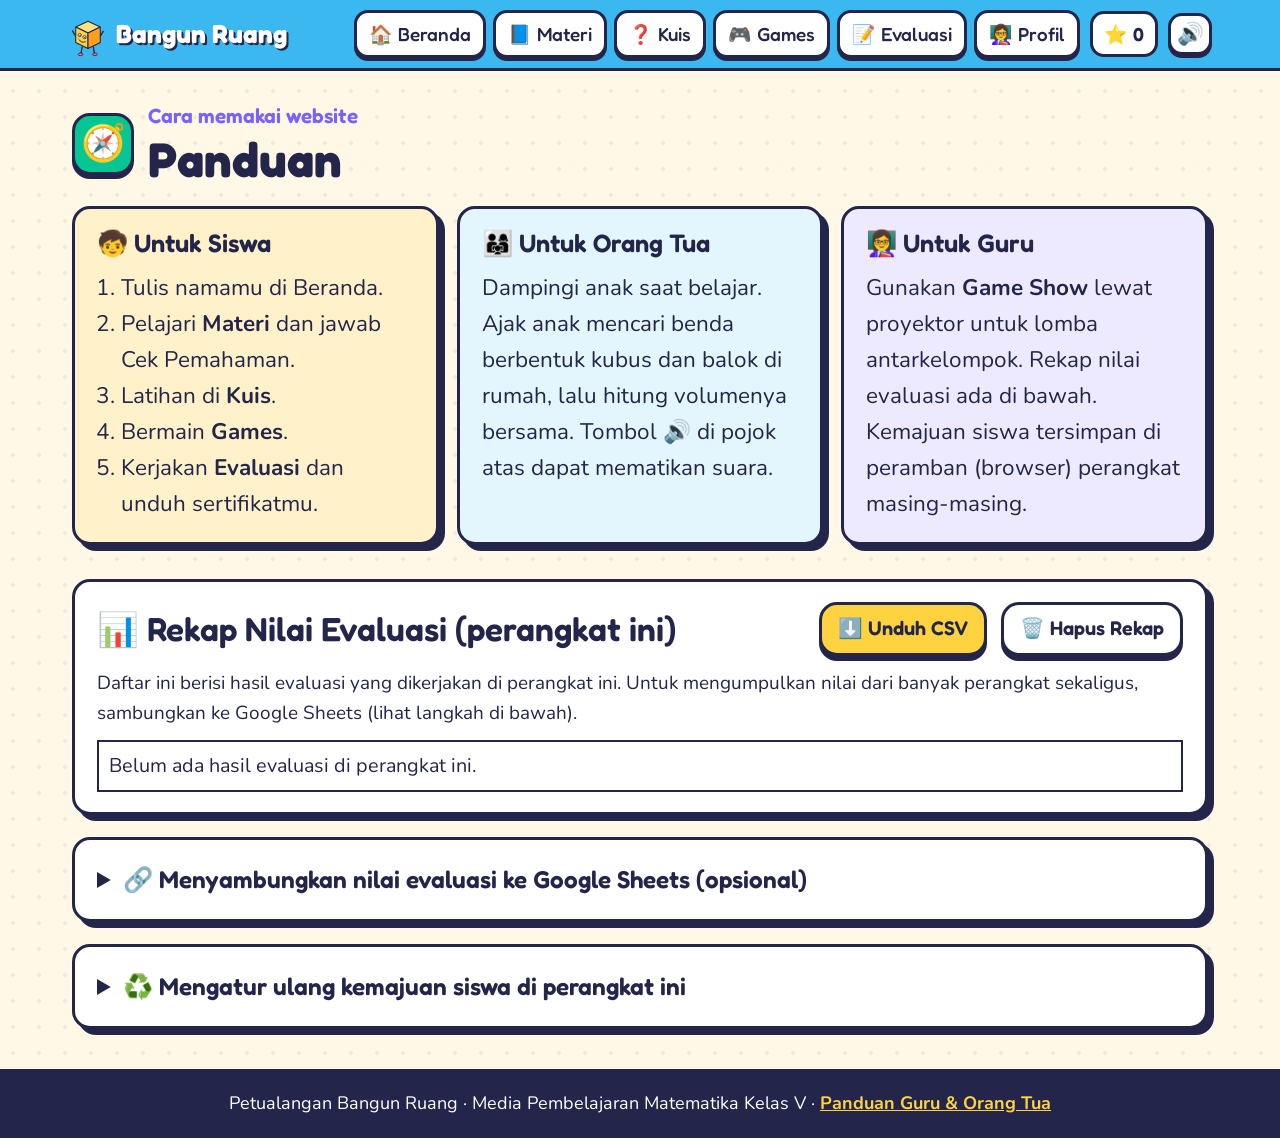
<file: Website_Petualangan_Bangun_Ruang/panduan.html>
<!DOCTYPE html>
<html lang="id">
<head>
<meta charset="utf-8">
<meta name="viewport" content="width=device-width, initial-scale=1">
<title>Panduan · Petualangan Bangun Ruang</title>
<link rel="icon" href="img/favicon.svg" type="image/svg+xml">
<link rel="stylesheet" href="css/style.css">
</head>
<body>
<main>
  <div class="title-row"><div class="ico" style="background:var(--mint)">🧭</div><div><div class="tag">Cara memakai website</div><h1>Panduan</h1></div></div>

  <div class="grid g3">
    <div class="card bg-sun"><h3>🧒 Untuk Siswa</h3>
      <ol class="mt1" style="padding-left:24px">
        <li>Tulis namamu di Beranda.</li>
        <li>Pelajari <b>Materi</b> dan jawab Cek Pemahaman.</li>
        <li>Latihan di <b>Kuis</b>.</li>
        <li>Bermain <b>Games</b>.</li>
        <li>Kerjakan <b>Evaluasi</b> dan unduh sertifikatmu.</li>
      </ol></div>
    <div class="card bg-sky"><h3>👨‍👩‍👧 Untuk Orang Tua</h3>
      <p class="mt1">Dampingi anak saat belajar. Ajak anak mencari benda berbentuk kubus dan balok di rumah, lalu hitung volumenya bersama. Tombol 🔊 di pojok atas dapat mematikan suara.</p></div>
    <div class="card bg-grape"><h3>👩‍🏫 Untuk Guru</h3>
      <p class="mt1">Gunakan <b>Game Show</b> lewat proyektor untuk lomba antarkelompok. Rekap nilai evaluasi ada di bawah. Kemajuan siswa tersimpan di peramban (browser) perangkat masing-masing.</p></div>
  </div>

  <div class="card mt3">
    <div class="row" style="justify-content:space-between"><h2>📊 Rekap Nilai Evaluasi (perangkat ini)</h2>
      <div class="row"><button class="btn sm sun" id="csvBtn">⬇️ Unduh CSV</button><button class="btn sm" id="clrBtn">🗑️ Hapus Rekap</button></div></div>
    <p class="mt1" style="font-size:1.05rem">Daftar ini berisi hasil evaluasi yang dikerjakan di perangkat ini. Untuk mengumpulkan nilai dari banyak perangkat sekaligus, sambungkan ke Google Sheets (lihat langkah di bawah).</p>
    <div style="overflow:auto" class="mt1"><table class="tb" id="rekap"></table></div>
  </div>

  <details class="card mt2">
    <summary>🔗 Menyambungkan nilai evaluasi ke Google Sheets (opsional)</summary>
    <ol class="mt1" style="padding-left:24px">
      <li>Buat Google Sheets baru. Pilih menu <b>Ekstensi → Apps Script</b>.</li>
      <li>Hapus isi yang ada, lalu tempel kode di bawah ini dan simpan.</li>
      <li>Klik <b>Terapkan → Deployment baru</b>, pilih jenis <b>Aplikasi web</b>, atur akses ke <b>Siapa saja</b>, lalu klik Terapkan. Salin URL yang muncul.</li>
      <li>Buka file <b>js/config.js</b>, tempel URL itu pada <code>window.SHEET_URL = "..."</code>, lalu unggah ulang website ke Netlify.</li>
    </ol>
<pre class="code">function doPost(e) {
  var sh = SpreadsheetApp.getActiveSpreadsheet().getActiveSheet();
  var d = JSON.parse(e.postData.contents);
  if (sh.getLastRow() === 0) sh.appendRow(['Waktu','Nama','Kelas','Absen','Nilai','Benar','Status','Durasi (menit)','Detail soal 1-10']);
  sh.appendRow([d.waktu, d.nama, d.kelas, d.absen, d.nilai, d.benar, d.tuntas, d.durasi_menit, "'" + d.detail]);
  return ContentService.createTextOutput('ok');
}</pre>
    <p class="mt1" style="font-size:1.05rem">Kolom "Detail soal" berisi 10 angka (1 = benar, 0 = salah) sesuai urutan soal pada kisi-kisi: 1 (TP 5.2), 2 (5.1), 3 (5.3), 4 (5.4), 5 (5.6), 6 (5.3), 7 (5.5), 8 (5.4), 9 (5.3), 10 (5.6).</p>
  </details>

  <details class="card mt2">
    <summary>♻️ Mengatur ulang kemajuan siswa di perangkat ini</summary>
    <p class="mt1">Menghapus nama, bintang, lencana, dan kemajuan petualangan di perangkat ini (rekap nilai tidak ikut terhapus).</p>
    <button class="btn coral mt1" id="resetBtn">♻️ Atur Ulang Kemajuan</button>
  </details>
</main>
<script src="js/common.js"></script>
<script>
mountChrome('');
function drawRekap() {
  const r = Store.get('results', []);
  $('#rekap').innerHTML = r.length
    ? `<tr><th>No</th><th>Waktu</th><th>Nama</th><th>Kelas</th><th>Absen</th><th>Nilai</th><th>Status</th><th>Detail (1-10)</th></tr>` + r.map((x, i) => `<tr><td>${i + 1}</td><td>${esc(x.waktu)}</td><td>${esc(x.nama)}</td><td>${esc(x.kelas)}</td><td>${esc(x.absen)}</td><td><b>${x.nilai}</b></td><td>${x.tuntas}</td><td style="font-family:monospace">${x.detail}</td></tr>`).join('')
    : '<tr><td>Belum ada hasil evaluasi di perangkat ini.</td></tr>';
}
drawRekap();
$('#csvBtn').onclick = () => {
  const r = Store.get('results', []); if (!r.length) return toast('Belum ada data.');
  const head = ['Waktu', 'Nama', 'Kelas', 'Absen', 'Nilai', 'Benar', 'Status', 'Durasi (menit)', 'Detail'];
  const rows = r.map(x => [x.waktu, x.nama, x.kelas, x.absen, x.nilai, x.benar, x.tuntas, x.durasi_menit, "'" + x.detail]);
  const csv = [head, ...rows].map(a => a.map(v => '"' + String(v).replace(/"/g, '""') + '"').join(';')).join('\n');
  const a = document.createElement('a'); a.href = URL.createObjectURL(new Blob(['﻿' + csv], { type: 'text/csv' })); a.download = 'rekap-evaluasi-bangun-ruang.csv'; a.click();
};
$('#clrBtn').onclick = () => popup({ kind: 'bad', title: 'Hapus rekap?', html: '<p>Semua hasil evaluasi di perangkat ini akan dihapus.</p>', buttons: [{ label: 'Batal' }, { label: 'Ya, hapus', cls: 'coral', onClick: () => { Store.set('results', []); drawRekap(); } }] });
$('#resetBtn').onclick = () => popup({ kind: 'bad', title: 'Atur ulang kemajuan?', html: '<p>Nama, bintang, lencana, dan kemajuan petualangan akan dihapus.</p>', buttons: [{ label: 'Batal' }, { label: 'Ya, atur ulang', cls: 'coral', onClick: () => { ['name', 'stars', 'badges', 'tpDone', 'adv', 'kuisBest', 'evalSession'].forEach(k => Store.set(k, null)); try { ['name', 'stars', 'badges', 'tpDone', 'adv', 'kuisBest', 'evalSession'].forEach(k => localStorage.removeItem('br_' + k)); } catch (e) {} location.reload(); } }] });
</script>
</body>
</html>
</file>
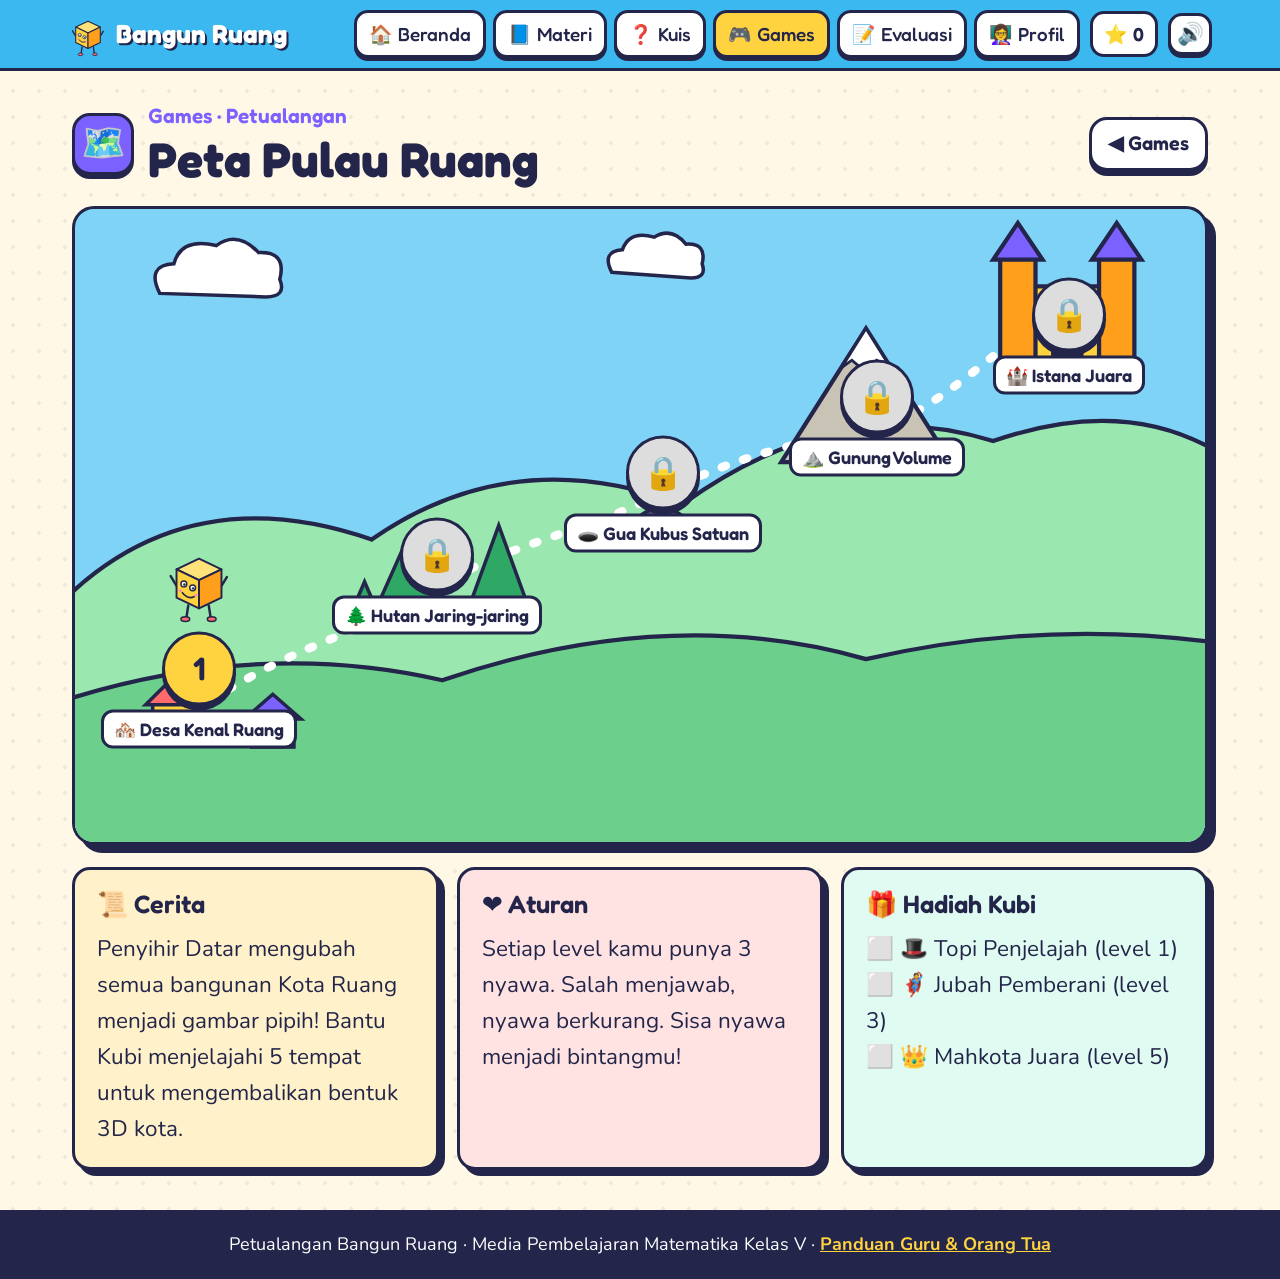
<file: Website_Petualangan_Bangun_Ruang/petualangan.html>
<!DOCTYPE html>
<html lang="id">
<head>
<meta charset="utf-8">
<meta name="viewport" content="width=device-width, initial-scale=1">
<title>Petualangan Kubi · Petualangan Bangun Ruang</title>
<link rel="icon" href="img/favicon.svg" type="image/svg+xml">
<link rel="stylesheet" href="css/style.css">
</head>
<body>
<main>
  <div id="mapView">
    <div class="title-row"><div class="ico" style="background:var(--grape)">🗺️</div><div><div class="tag">Games · Petualangan</div><h1>Peta Pulau Ruang</h1></div>
      <a class="btn sm" href="games.html" style="margin-left:auto">◀ Games</a></div>
    <div class="map" id="map">
      <svg class="bg" viewBox="0 0 1600 900" preserveAspectRatio="none">
        <path d="M-20 560 Q160 380 420 470 Q620 330 860 420 Q1080 260 1300 330 Q1500 260 1640 360 L1640 920 L-20 920Z" fill="#9BE7B0" stroke="#23264A" stroke-width="6"/>
        <path d="M-20 700 Q260 610 520 670 Q840 560 1120 640 Q1380 580 1640 620 L1640 920 L-20 920Z" fill="#6CD08C" stroke="#23264A" stroke-width="6"/>
        <path d="M190 700 C330 610 420 600 510 540 S720 460 830 405 S1030 330 1120 315 S1300 200 1380 150" fill="none" stroke="#fff" stroke-width="12" stroke-dasharray="6 26" stroke-linecap="round"/>
        <g stroke="#23264A" stroke-width="5"><rect x="110" y="700" width="70" height="55" fill="#FFD23F"/><polygon points="100,705 145,660 190,705" fill="#FF6B6B"/><rect x="250" y="720" width="60" height="45" fill="#3BB8F0"/><polygon points="240,725 280,690 320,725" fill="#7B61FF"/></g>
        <g stroke="#23264A" stroke-width="5"><polygon points="430,560 470,470 510,560" fill="#2FA866"/><polygon points="560,560 600,450 640,560" fill="#2FA866"/><polygon points="380,600 410,530 440,600" fill="#2FA866"/></g>
        <path d="M770 470 Q830 380 890 470Z" fill="#5b5e85" stroke="#23264A" stroke-width="5"/>
        <polygon points="1000,360 1120,170 1240,360" fill="#C9C3B5" stroke="#23264A" stroke-width="6"/><polygon points="1085,226 1120,170 1155,226 1135,215 1120,232 1100,215" fill="#fff" stroke="#23264A" stroke-width="4"/>
        <g stroke="#23264A" stroke-width="6"><rect x="1330" y="110" width="150" height="110" fill="#FFD23F"/><rect x="1310" y="70" width="50" height="150" fill="#FF9F1C"/><rect x="1450" y="70" width="50" height="150" fill="#FF9F1C"/><polygon points="1300,72 1335,20 1370,72" fill="#7B61FF"/><polygon points="1440,72 1475,20 1510,72" fill="#7B61FF"/><rect x="1385" y="160" width="40" height="60" fill="#23264A"/></g>
        <g fill="#fff" stroke="#23264A" stroke-width="5"><path d="M120 120 Q100 80 140 78 Q150 40 200 52 Q230 30 260 62 Q300 60 290 100 Q300 125 270 125Z"/><path d="M760 90 Q745 60 775 58 Q785 30 820 40 Q845 25 865 50 Q895 48 888 78 Q895 98 872 98Z"/></g>
      </svg>
      <div id="levels"></div>
    </div>
    <div class="grid g3 mt2">
      <div class="card bg-sun"><h3>📜 Cerita</h3><p class="mt1">Penyihir Datar mengubah semua bangunan Kota Ruang menjadi gambar pipih! Bantu Kubi menjelajahi 5 tempat untuk mengembalikan bentuk 3D kota.</p></div>
      <div class="card bg-coral"><h3>❤️ Aturan</h3><p class="mt1">Setiap level kamu punya 3 nyawa. Salah menjawab, nyawa berkurang. Sisa nyawa menjadi bintangmu!</p></div>
      <div class="card bg-mint"><h3>🎁 Hadiah Kubi</h3><p class="mt1" id="rewards"></p></div>
    </div>
  </div>

  <div id="lvlView" class="hidden">
    <div class="lvlbar"><h3 id="lvlName"></h3><div class="hearts" id="hearts"></div><span class="pill" style="color:var(--navy)" id="lvlProg"></span><button class="btn sm" id="quitBtn">🗺️ Peta</button></div>
    <div id="bossBox"></div>
    <div class="card"><div id="lvlQ"></div></div>
  </div>
</main>
<script src="js/common.js"></script>
<script src="js/bank.js"></script>
<script>
mountChrome('games.html');

const LV = [
  null,
  { name: 'Desa Kenal Ruang', icon: '🏘️', mpos: [24, 86], pos: [11, 76], n: 5, gen: () => Gen.unsur(), story: 'Penduduk desa lupa nama-nama bagian bangunan mereka. Bantu mereka mengenali <b>sisi, rusuk, dan titik sudut</b>!' },
  { name: 'Hutan Jaring-jaring', icon: '🌲', mpos: [68, 71], pos: [32, 58], n: 5, gen: () => Gen.net(), story: 'Jembatan hutan terputus! Pilih <b>jaring-jaring</b> yang tepat supaya bisa dilipat menjadi batu jembatan.' },
  { name: 'Gua Kubus Satuan', icon: '🕳️', mpos: [30, 55], pos: [52, 45], n: 5, gen: () => Gen.kubusSatuan(), story: 'Pintu gua tertutup! Hitung <b>kubus satuan</b> di setiap peti harta agar pintunya terbuka.' },
  { name: 'Gunung Volume', icon: '⛰️', mpos: [68, 38], pos: [71, 33], n: 5, gen: () => Gen.volume(false), story: 'Hitung <b>volume</b> setiap batu loncatan. Kalau salah hitung, batunya tenggelam!' },
  { name: 'Istana Juara', icon: '🏰', mpos: [36, 17], pos: [88, 20], boss: 6, story: 'Inilah <b>Penyihir Datar</b>! Jawab benar 6 soal untuk mengalahkannya dan mengembalikan Kota Ruang!' }
];
const REWARD = { 1: ['topi', '🎩 Topi Penjelajah'], 3: ['jubah', '🦸 Jubah Pemberani'], 5: ['mahkota', '👑 Mahkota Juara'] };
const adv = () => Store.get('adv', { unlocked: 1, stars: {} });

const isMob = () => matchMedia('(max-width:640px)').matches;
const P = l => isMob() ? l.mpos : l.pos;
function drawMap() {
  const a = adv();
  $('#levels').innerHTML = LV.slice(1).map((l, k) => {
    const n = k + 1, open = n <= a.unlocked, st = a.stars[n] || 0;
    return `<a class="lvl" href="#" data-n="${n}" style="left:${P(l)[0]}%;top:${P(l)[1]}%">
      <span class="btn ${st ? 'mint' : open ? 'sun' : ''}" style="${open ? '' : 'background:#ddd'}">${open ? (st ? '✔' : n) : '🔒'}</span>
      <span class="name">${l.icon} ${l.name}</span>${st ? `<span class="st">${'⭐'.repeat(st)}</span>` : ''}</a>`;
  }).join('');
  const cur = Math.min(a.unlocked, 5), p = P(LV[cur]);
  $('#levels').insertAdjacentHTML('beforeend', kubiSVG({ acc: kubiAcc(), cls: 'kubi-map' }).replace('class="kubi-map"', `class="kubi-map" style="left:${p[0]}%;top:${p[1]}%"`));
  $$('.lvl').forEach(el => el.onclick = e => {
    e.preventDefault(); const n = +el.dataset.n;
    if (n > adv().unlocked) { Sfx.play('bad'); toast('🔒 Selesaikan level sebelumnya dulu ya!'); return; }
    Sfx.play('click'); intro(n);
  });
  $('#rewards').innerHTML = Object.entries(REWARD).map(([n, r]) => `${a.stars[n] ? '✅' : '⬜'} ${r[1]} (level ${n})`).join('<br>');
}

let L, lvN, hearts, qIdx, cur, bossHP, attempts, usedTexts;
function intro(n) {
  popup({ title: `${LV[n].icon} Level ${n}: ${LV[n].name}`, html: `<p>${LV[n].story}</p>`, mood: 'wow', buttons: [{ label: '◀ Batal' }, { label: '▶ Ayo Mulai!', cls: 'sun', onClick: () => play(n) }] });
}
function play(n) {
  lvN = n; L = LV[n]; hearts = 3; qIdx = 0; bossHP = L.boss || 0; usedTexts = new Set();
  $('#mapView').classList.add('hidden'); $('#lvlView').classList.remove('hidden');
  $('#lvlName').textContent = `${L.icon} Level ${n}: ${L.name}`;
  $('#bossBox').innerHTML = L.boss ? `<div class="boss"><span class="wiz" id="wiz">🧙‍♂️</span><div style="flex:1"><b class="fd" style="font-size:1.3rem">Penyihir Datar</b><div class="hpbar"><div id="hp" style="width:100%"></div></div></div></div>` : '';
  next();
}
function drawHUD() {
  $('#hearts').innerHTML = [0, 1, 2].map(k => HEART.replace('<svg', `<svg class="${k < hearts ? '' : 'lost'}"`)).join('');
  $('#lvlProg').textContent = L.boss ? `Sisa kekuatan penyihir: ${bossHP}` : `Soal ${Math.min(qIdx + 1, L.n)} dari ${L.n}`;
  if (L.boss) $('#hp').style.width = (bossHP / L.boss * 100) + '%';
}
function bossQ() { return pick([() => Gen.tampak(), () => Gen.tampak(), () => Gen.net(), () => Gen.volume(true), () => Gen.luas(true), () => Gen.cerita(), () => Gen.unsur()])(); }
function fresh(make) { let q; for (let t = 0; t < 12; t++) { q = make(); if (!usedTexts.has(q.text) || q.vis) break; } usedTexts.add(q.text); return q; }
function next() {
  attempts = 0;
  cur = fresh(L.boss ? bossQ : L.gen);
  drawHUD();
  renderQuestion($('#lvlQ'), cur, onAns);
}
function onAns(ok, v, ui) {
  if (ok) {
    Sfx.play(L.boss ? 'hit' : 'ok');
    if (ui.btn) { ui.all.forEach(b => b.disabled = true); ui.btn.classList.add('ok'); }
    if (ui.b) ui.b.disabled = true;
    if (L.boss) { bossHP--; const w = $('#wiz'); w.classList.remove('hit'); void w.offsetWidth; w.classList.add('hit'); drawHUD(); if (bossHP <= 0) return setTimeout(win, 700); }
    else { qIdx++; if (qIdx >= L.n) return setTimeout(win, 600); }
    toast('✔ ' + pick(PRAISE));
    setTimeout(next, 900);
  } else {
    Sfx.play('bad'); hearts--; attempts++; drawHUD();
    if (ui.btn) { ui.btn.classList.add('bad'); ui.btn.disabled = true; }
    if (hearts <= 0) return setTimeout(lose, 500);
    const reveal = attempts >= 2 || L.boss;
    if (reveal) {
      const ansTxt = cur.type === 'num' ? `${fmt(cur.answer)} ${cur.unit || ''}` : (cur.options[cur.answer].t || `pilihan ${'ABCD'[cur.answer]}`);
      popup({ kind: 'bad', title: 'Aduh, nyawa berkurang!', html: `<p>Jawaban yang benar: <b>${ansTxt}</b></p><p>${cur.hint || ''}</p>`, buttons: [{ label: 'Lanjut ▶', cls: 'sun', onClick: () => { if (!L.boss) qIdx++; if (!L.boss && qIdx >= L.n) win(); else next(); } }] });
    } else {
      popup({ kind: 'bad', title: 'Ups, Belum Tepat! ⚠️', html: `<p>Nyawamu berkurang satu. <b>Petunjuk:</b> ${cur.hint || 'Coba pikirkan lagi.'}</p>`, buttons: [{ label: '🔁 Coba Lagi', cls: 'sun' }] });
    }
  }
}
function win() {
  const a = adv(), st = hearts, first = !a.stars[lvN];
  a.stars[lvN] = Math.max(a.stars[lvN] || 0, st);
  if (lvN === a.unlocked && lvN < 5) a.unlocked = lvN + 1;
  if (lvN === 5) a.unlocked = 5;
  Store.set('adv', a); addStars(st * 5);
  if (lvN === 5) addBadge('penjelajah');
  Sfx.play('win'); confetti(180);
  const rw = REWARD[lvN] && first ? `<p class="remember mt1">🎁 Hadiah baru untuk Kubi: <b>${REWARD[lvN][1]}</b>!</p>` : '';
  popup({ kind: 'ok', title: lvN === 5 ? 'Penyihir Datar Kalah! 🏆' : 'Level Selesai! 🎉', acc: kubiAcc(),
    html: `<div class="stars3">${[1, 2, 3].map(k => STAR.replace('<svg', `<svg class="${k <= st ? '' : 'dim'}"`)).join('')}</div><p class="center">Kamu mendapat ⭐ ${st * 5} bintang.${lvN === 5 ? ' Kota Ruang kembali berbentuk 3D. Kamu adalah <b>Penjelajah Ruang</b> sejati!' : ''}</p>${rw}`,
    buttons: [{ label: '🔁 Main Lagi', onClick: () => play(lvN) }, { label: '🗺️ Ke Peta', cls: 'sun', onClick: backMap }] });
}
function lose() {
  popup({ kind: 'bad', title: 'Nyawamu Habis!', html: '<p>Tidak apa-apa, penjelajah hebat pernah gagal juga. Pelajari petunjuknya, lalu coba lagi!</p>',
    buttons: [{ label: '🗺️ Ke Peta', onClick: backMap }, { label: '🔁 Coba Lagi', cls: 'sun', onClick: () => play(lvN) }] });
}
function backMap() { $('#lvlView').classList.add('hidden'); $('#mapView').classList.remove('hidden'); drawMap(); }
$('#quitBtn').onclick = () => popup({ title: 'Kembali ke peta?', html: '<p>Kemajuan di level ini akan hilang.</p>', buttons: [{ label: 'Tidak' }, { label: 'Ya, ke peta', cls: 'sun', onClick: backMap }] });
drawMap();
let _mob = isMob(); addEventListener('resize', () => { if (isMob() !== _mob) { _mob = isMob(); if (!$('#mapView').classList.contains('hidden')) drawMap(); } });
</script>
</body>
</html>
</file>
<file: Website_Petualangan_Bangun_Ruang/css/style.css>
/* ===== Petualangan Bangun Ruang · gaya utama ===== */
@font-face{font-family:Fredoka;font-weight:400;font-display:swap;src:url(../fonts/fredoka-latin-400-normal.woff2) format("woff2")}
@font-face{font-family:Fredoka;font-weight:500;font-display:swap;src:url(../fonts/fredoka-latin-500-normal.woff2) format("woff2")}
@font-face{font-family:Fredoka;font-weight:600;font-display:swap;src:url(../fonts/fredoka-latin-600-normal.woff2) format("woff2")}
@font-face{font-family:Fredoka;font-weight:700;font-display:swap;src:url(../fonts/fredoka-latin-700-normal.woff2) format("woff2")}
@font-face{font-family:Nunito;font-weight:400;font-display:swap;src:url(../fonts/nunito-latin-400-normal.woff2) format("woff2")}
@font-face{font-family:Nunito;font-weight:600;font-display:swap;src:url(../fonts/nunito-latin-600-normal.woff2) format("woff2")}
@font-face{font-family:Nunito;font-weight:700;font-display:swap;src:url(../fonts/nunito-latin-700-normal.woff2) format("woff2")}
@font-face{font-family:Nunito;font-weight:800;font-display:swap;src:url(../fonts/nunito-latin-800-normal.woff2) format("woff2")}

:root{
  --sky:#3BB8F0;--sky-l:#E3F5FD;--sun:#FFD23F;--sun-l:#FFF1C9;--mint:#06C793;--mint-l:#E0FBF1;
  --coral:#FF6B6B;--coral-l:#FFE3E3;--grape:#7B61FF;--grape-l:#EDE9FF;--orange:#FF9F1C;
  --navy:#23264A;--cream:#FFF8E7;--pink:#FF8FB1;
  --r:18px;--line:3px solid var(--navy);
}
*{box-sizing:border-box;margin:0;padding:0}
html{font-size:18px;scroll-behavior:smooth}
body{font-family:Nunito,system-ui,sans-serif;color:var(--navy);background:var(--cream);
  background-image:radial-gradient(#23264a12 1.6px,transparent 1.6px);background-size:26px 26px;
  line-height:1.6;min-height:100vh;display:flex;flex-direction:column}
h1,h2,h3,h4,.fd{font-family:Fredoka,system-ui,sans-serif;line-height:1.15}
h1{font-size:2.7rem;font-weight:700}
h2{font-size:1.85rem;font-weight:600}
h3{font-size:1.4rem;font-weight:600}
p,li{font-size:1.25rem}
a{color:inherit}
img,svg{max-width:100%}
button{font:inherit;color:inherit;cursor:pointer}
main{flex:1;width:100%;max-width:1180px;margin:0 auto;padding:28px 22px 40px}
.hidden{display:none!important}
.center{text-align:center}
.mt1{margin-top:12px}.mt2{margin-top:22px}.mt3{margin-top:34px}
.row{display:flex;gap:14px;flex-wrap:wrap;align-items:center}
.grid{display:grid;gap:18px}
.g2{grid-template-columns:repeat(2,1fr)}.g3{grid-template-columns:repeat(3,1fr)}.g4{grid-template-columns:repeat(4,1fr)}

/* ===== header & nav ===== */
.topbar{background:var(--sky);border-bottom:var(--line);position:sticky;top:0;z-index:50}
.topbar .in{max-width:1180px;margin:0 auto;display:flex;align-items:center;gap:10px;padding:10px 18px}
.logo{display:flex;align-items:center;gap:8px;text-decoration:none;font-family:Fredoka;font-weight:700;font-size:1.45rem;color:#fff;text-shadow:2px 2px 0 var(--navy);margin-right:auto;white-space:nowrap}
.logo svg{width:40px;height:46px}
.nav{display:flex;gap:7px;flex-wrap:wrap}
.nav a{font-family:Fredoka;font-weight:500;font-size:1.05rem;text-decoration:none;background:#fff;border:var(--line);border-radius:14px;padding:6px 12px;box-shadow:0 3px 0 var(--navy);white-space:nowrap;transition:transform .12s}
.nav a:hover{transform:translateY(-2px)}
.nav a.on{background:var(--sun)}
.pill{font-family:Fredoka;font-weight:600;background:#fff;border:var(--line);border-radius:14px;padding:5px 11px;white-space:nowrap;font-size:1.05rem}
.iconbtn{background:#fff;border:var(--line);border-radius:14px;width:44px;height:42px;font-size:1.2rem;box-shadow:0 3px 0 var(--navy)}
.burger{display:none}
footer.foot{background:var(--navy);color:#fff;padding:20px;text-align:center;font-size:1rem}
footer.foot a{color:var(--sun);font-weight:700}

/* ===== tombol ===== */
.btn{display:inline-flex;align-items:center;justify-content:center;gap:8px;font-family:Fredoka;font-weight:600;font-size:1.35rem;
  border:var(--line);border-radius:18px;padding:12px 24px;min-height:58px;box-shadow:0 5px 0 var(--navy);background:#fff;text-decoration:none;
  transition:transform .1s,box-shadow .1s;user-select:none}
.btn:hover{transform:translateY(-2px);box-shadow:0 7px 0 var(--navy)}
.btn:active{transform:translateY(4px);box-shadow:0 1px 0 var(--navy)}
.btn:disabled{opacity:.45;cursor:not-allowed;transform:none}
.btn.sun{background:var(--sun)}.btn.mint{background:var(--mint);color:#fff}.btn.coral{background:var(--coral);color:#fff}
.btn.grape{background:var(--grape);color:#fff}.btn.sky{background:var(--sky);color:#fff}.btn.orange{background:var(--orange);color:#fff}
.btn.sm{font-size:1.1rem;padding:8px 16px;min-height:48px}
.btn.big{font-size:1.6rem;padding:16px 32px}

/* ===== kartu ===== */
.card{background:#fff;border:var(--line);border-radius:var(--r);padding:20px 22px;box-shadow:6px 6px 0 var(--navy)}
.card.flat{box-shadow:none}
.bg-sky{background:var(--sky-l)}.bg-sun{background:var(--sun-l)}.bg-mint{background:var(--mint-l)}.bg-coral{background:var(--coral-l)}.bg-grape{background:var(--grape-l)}
.chip{display:inline-block;font-family:Fredoka;font-weight:500;font-size:1.05rem;border:var(--line);border-radius:12px;padding:3px 12px;background:#fff}
.tag{font-family:Fredoka;font-weight:600;color:var(--grape);font-size:1.15rem}
.title-row{display:flex;align-items:center;gap:14px;margin-bottom:18px;flex-wrap:wrap}
.title-row .ico{width:62px;height:62px;border-radius:18px;border:var(--line);display:flex;align-items:center;justify-content:center;font-size:2rem;box-shadow:0 4px 0 var(--navy);flex:none}
.remember{background:var(--sun-l);border:3px dashed var(--orange);border-radius:var(--r);padding:16px 20px}
.remember b.fd{font-size:1.3rem}
.formula{font-family:Fredoka;font-weight:600;font-size:1.6rem;background:#fff;border:var(--line);border-radius:14px;padding:6px 16px;display:inline-block}

/* ===== beranda ===== */
.hero{display:grid;grid-template-columns:1.3fr 1fr;gap:20px;align-items:center;background:linear-gradient(#DDF3FD,#FFF8E7);border:var(--line);border-radius:28px;padding:34px 36px;box-shadow:8px 8px 0 var(--navy);position:relative;overflow:hidden}
.hero h1 span{color:var(--orange)}
.hero .kubi-wrap{position:relative;display:flex;justify-content:center}
.hero .kubi-wrap svg.kubi{width:230px;height:268px;animation:hop 2.2s ease-in-out infinite}
.bubble{position:absolute;background:#fff;border:var(--line);border-radius:16px;padding:6px 14px;font-family:Fredoka;font-weight:600;font-size:1.15rem;white-space:nowrap}
@keyframes hop{0%,100%{transform:translateY(0) rotate(0)}40%{transform:translateY(-16px) rotate(-3deg)}60%{transform:translateY(-16px) rotate(3deg)}}
.flip{perspective:900px;cursor:pointer;height:190px}
.flip .inner{position:relative;width:100%;height:100%;transition:transform .6s;transform-style:preserve-3d}
.flip.on .inner{transform:rotateY(180deg)}
.flip .face{position:absolute;inset:0;backface-visibility:hidden;border:var(--line);border-radius:var(--r);background:#fff;display:flex;flex-direction:column;align-items:center;justify-content:center;text-align:center;box-shadow:5px 5px 0 var(--navy);padding:8px}
.flip .back{transform:rotateY(180deg);background:var(--sun-l)}
.flip .emo{font-size:3.6rem;line-height:1.1}
.flip b{font-family:Fredoka;font-size:1.35rem}
.badges{display:flex;gap:10px;flex-wrap:wrap}
.badge{display:flex;align-items:center;gap:6px;border:var(--line);border-radius:14px;padding:5px 12px;background:#fff;font-family:Fredoka;font-weight:500;font-size:1.05rem}
.badge.off{opacity:.35;filter:grayscale(1)}

/* ===== tab materi ===== */
.tabs{display:flex;gap:9px;flex-wrap:wrap;margin-bottom:22px}
.tabs button{font-family:Fredoka;font-weight:600;font-size:1.15rem;border:var(--line);border-radius:14px;padding:8px 15px;background:#fff;box-shadow:0 4px 0 var(--navy)}
.tabs button.on{background:var(--sun)}
.tabs button .ok{color:var(--mint)}
.tp-list{display:grid;grid-template-columns:1fr 1fr;gap:12px}
.tp-item{display:flex;gap:12px;align-items:flex-start;background:#fff;border:var(--line);border-radius:14px;padding:12px 14px;font-size:1.2rem}
.tp-item .num{flex:none;width:38px;height:38px;border-radius:50%;background:var(--grape);color:#fff;border:var(--line);display:flex;align-items:center;justify-content:center;font-family:Fredoka;font-weight:600}
.tp-item.done .num{background:var(--mint)}
.facts{display:flex;flex-direction:column;gap:10px}
.facts div{font-size:1.3rem;background:#fff;border:var(--line);border-radius:14px;padding:8px 14px}
.modebtns{display:flex;gap:8px;flex-wrap:wrap;justify-content:center}
.modebtns button{font-family:Fredoka;font-weight:600;font-size:1.1rem;border:var(--line);border-radius:12px;padding:6px 14px;background:#fff}
.modebtns button.on{background:var(--coral);color:#fff}

/* kotak 3D */
.stage{height:320px;display:flex;align-items:center;justify-content:center;perspective:1000px;cursor:grab;touch-action:none;user-select:none}
.stage:active{cursor:grabbing}
.box3d{position:relative;transform-style:preserve-3d}
.box3d .f{position:absolute;border:3px solid var(--navy);display:flex;align-items:center;justify-content:center;font-family:Fredoka;font-weight:700;font-size:2rem;color:var(--navy);transition:background .3s,border-color .3s}
.box3d.edges .f{border:7px solid var(--coral);background:rgba(255,255,255,.35)!important}
.box3d .dot{position:absolute;left:0;top:0;width:22px;height:22px;margin:-11px 0 0 -11px;border-radius:50%;background:var(--coral);border:3px solid var(--navy);opacity:0;transition:opacity .3s;font-size:.7rem;color:#fff;display:flex;align-items:center;justify-content:center;font-weight:800}
.box3d.points .dot{opacity:1}
.box3d.points .f{background:rgba(255,255,255,.4)!important}
.box3d .f span{opacity:0;transition:opacity .3s}
.box3d.faces .f span{opacity:1}
.hint-drag{font-size:1.05rem;text-align:center;color:#5b5e85;font-weight:700}

/* jaring-jaring lipat */
.net-stage{height:360px;display:flex;align-items:center;justify-content:center;perspective:1100px}
.net-world{transform-style:preserve-3d;transform:rotateX(55deg) rotateZ(-35deg);transition:transform 1.2s}
.net-world .nf{position:absolute;width:90px;height:90px;border:3px solid var(--navy);transform-style:preserve-3d;transition:transform 1.2s ease-in-out;display:flex;align-items:center;justify-content:center;font-family:Fredoka;font-weight:700;font-size:1.6rem;backface-visibility:visible}
.net-world .base{position:relative;background:#FFD23F}

/* volume */
.slider{display:flex;align-items:center;gap:12px;font-family:Fredoka;font-weight:600;font-size:1.3rem;margin-bottom:10px}
.slider input{flex:1;accent-color:var(--grape);height:30px}
.slider .v{min-width:46px;text-align:center;background:#fff;border:var(--line);border-radius:10px}
.iso-box{background:#fff;border:var(--line);border-radius:var(--r);display:flex;align-items:center;justify-content:center;padding:14px;min-height:280px}
.iso-box svg{max-height:330px;width:auto}

/* views */
.views{display:flex;gap:16px;flex-wrap:wrap;justify-content:center}
.views .v{background:#fff;border:var(--line);border-radius:14px;padding:10px;text-align:center;font-family:Fredoka;font-weight:600}

/* ===== kuis ===== */
.quiz-wrap{max-width:900px;margin:0 auto}
.progress{height:22px;border:var(--line);border-radius:14px;background:#fff;overflow:hidden}
.progress>div{height:100%;background:var(--mint);transition:width .4s;width:0}
.qtext{font-family:Nunito;font-weight:800;font-size:1.6rem;line-height:1.35;margin:18px 0}
.opts{display:grid;grid-template-columns:1fr 1fr;gap:14px}
.opt{font-family:Nunito;font-weight:800;font-size:1.45rem;text-align:left;border:var(--line);border-radius:18px;background:#fff;padding:14px 18px;min-height:66px;box-shadow:0 5px 0 var(--navy);display:flex;align-items:center;gap:12px;transition:transform .1s}
.opt:hover:not(:disabled){transform:translateY(-2px)}
.opt .k{color:var(--navy);flex:none;width:40px;height:40px;border-radius:12px;border:var(--line);display:flex;align-items:center;justify-content:center;font-family:Fredoka;background:var(--sun-l)}
.opt.ok{background:var(--mint);color:#fff}
.opt.bad{background:var(--coral);color:#fff}
.opt.out{opacity:.25}
.opt:disabled{cursor:default}
.opt.pic{flex-direction:column;justify-content:center;text-align:center}
.opt.pic svg{height:120px;width:auto}
.opt.sel{background:var(--sun)}
.numin{display:flex;gap:12px;align-items:center;flex-wrap:wrap}
.numin input{font-family:Nunito;font-weight:800;font-size:1.6rem;border:var(--line);border-radius:16px;padding:10px 16px;width:220px;background:#fff}
.numin .unit{font-weight:800;font-size:1.5rem}
.shake{animation:shake .45s}
@keyframes shake{0%,100%{transform:translateX(0)}20%{transform:translateX(-10px)}40%{transform:translateX(10px)}60%{transform:translateX(-7px)}80%{transform:translateX(7px)}}
.qvis{display:flex;justify-content:center;margin:6px 0 14px}
.qvis svg{max-height:200px;width:auto}

/* ===== popup ===== */
.overlay{position:fixed;inset:0;background:rgba(35,38,74,.55);z-index:200;display:flex;align-items:center;justify-content:center;padding:18px;animation:fade .2s}
@keyframes fade{from{opacity:0}}
.pop{background:#fff;border:4px solid var(--navy);border-radius:26px;max-width:620px;width:100%;padding:26px 26px 22px;position:relative;box-shadow:0 10px 0 var(--navy);animation:pop .35s cubic-bezier(.2,1.6,.4,1);max-height:92vh;overflow:auto}
@keyframes pop{from{transform:scale(.6);opacity:0}}
.pop.ok{box-shadow:0 10px 0 var(--mint);border-color:var(--navy)}
.pop.bad{box-shadow:0 10px 0 var(--coral)}
.pop .head{display:flex;gap:16px;align-items:center}
.pop .head svg.kubi{width:110px;height:128px;flex:none}
.pop h2{font-size:2.2rem}
.pop.ok h2{color:var(--mint)}.pop.bad h2{color:var(--coral)}
.pop .body{font-size:1.3rem;margin-top:8px}
.pop .btns{display:flex;gap:12px;justify-content:flex-end;flex-wrap:wrap;margin-top:20px}
.kubi-sad{animation:wob .6s}
@keyframes wob{25%{transform:rotate(-8deg)}75%{transform:rotate(8deg)}}

/* bintang hasil */
.stars3{display:flex;gap:10px;justify-content:center;margin:10px 0}
.stars3 svg{width:64px;height:64px}
.stars3 svg.dim{opacity:.2;filter:grayscale(1)}

/* ===== games ===== */
.game-card{display:flex;flex-direction:column;gap:12px;text-decoration:none}
.game-card .art{height:190px;border:var(--line);border-radius:16px;display:flex;align-items:center;justify-content:center;overflow:hidden;position:relative}
.map{position:relative;width:100%;aspect-ratio:16/9;border:var(--line);border-radius:22px;overflow:hidden;background:#7FD3F7;box-shadow:8px 8px 0 var(--navy)}
.map>svg.bg{position:absolute;inset:0;width:100%;height:100%}
.lvl{position:absolute;transform:translate(-50%,-50%);display:flex;flex-direction:column;align-items:center;gap:4px;text-decoration:none}
.lvl .btn{width:74px;height:74px;border-radius:50%;padding:0;font-size:1.8rem}
.lvl .name{font-family:Fredoka;font-weight:600;font-size:1rem;background:#fff;border:var(--line);border-radius:12px;padding:2px 10px;white-space:nowrap}
.lvl .st{font-size:.95rem;letter-spacing:1px}
.map .kubi-map{position:absolute;width:72px;height:84px;margin:-150px 0 0 -36px;pointer-events:none;animation:hop 2s infinite}
.hearts{display:flex;gap:4px}
.hearts svg{width:34px;height:31px}
.hearts svg.lost{opacity:.2;filter:grayscale(1)}
.lvlbar{display:flex;align-items:center;gap:12px;flex-wrap:wrap;background:var(--grape);color:#fff;border:var(--line);border-radius:18px;padding:10px 16px;margin-bottom:18px}
.lvlbar h3{margin-right:auto}
.lvlbar .btn{color:var(--navy)}
.boss{display:flex;align-items:center;gap:14px;background:var(--grape-l);border:var(--line);border-radius:18px;padding:10px 16px;margin-bottom:14px}
.hpbar{flex:1;height:24px;border:var(--line);border-radius:12px;background:#fff;overflow:hidden}
.hpbar div{height:100%;background:var(--coral);transition:width .5s}
.boss .wiz{font-size:3rem;transition:transform .3s}
.boss .wiz.hit{animation:shake .45s}

/* game show */
.gs{background:radial-gradient(circle at 50% 15%,#4B3BB5,#23264A);color:#fff;border:var(--line);border-radius:26px;padding:24px;box-shadow:8px 8px 0 var(--navy);position:relative;overflow:hidden;min-height:560px}
.gs::before{content:"";position:absolute;inset:0;background:repeating-conic-gradient(from 0deg at 50% 0%,#ffffff0d 0deg 8deg,transparent 8deg 16deg);pointer-events:none}
.gs>*{position:relative}
.gs h1{color:var(--sun);text-shadow:4px 4px 0 #000;text-align:center}
.teams{display:flex;gap:12px;justify-content:center;flex-wrap:wrap}
.team{border:var(--line);border-radius:16px;padding:8px 16px;font-family:Fredoka;font-weight:600;font-size:1.25rem;color:#fff;box-shadow:0 4px 0 #000;transition:transform .2s}
.team.cur{transform:scale(1.12);outline:4px solid var(--sun);outline-offset:3px}
.team .pts{font-size:1.6rem;display:block;text-align:center}
.wheel-wrap{position:relative;width:300px;height:300px;margin:0 auto}
.wheel{width:100%;height:100%;border-radius:50%;border:6px solid #fff;box-shadow:0 0 0 5px var(--navy);transition:transform 3.2s cubic-bezier(.15,.85,.25,1)}
.wheel-pin{position:absolute;left:50%;top:-14px;transform:translateX(-50%);width:0;height:0;border-left:18px solid transparent;border-right:18px solid transparent;border-top:34px solid var(--sun);filter:drop-shadow(0 3px 0 #000);z-index:2}
.wheel-label{position:absolute;left:50%;top:50%;font-family:Fredoka;font-weight:700;font-size:.95rem;color:var(--navy);transform-origin:0 0;white-space:nowrap}
.timer{width:86px;height:86px;border-radius:50%;border:5px solid #fff;display:flex;align-items:center;justify-content:center;font-family:Fredoka;font-weight:700;font-size:2.3rem;background:var(--orange);flex:none}
.timer.low{background:var(--coral);animation:shake .5s infinite}
.gs .qbox{background:#fff;color:var(--navy);border:4px solid var(--sun);border-radius:18px;padding:14px 18px;font-weight:800;font-size:1.5rem;line-height:1.35;flex:1}
.gs .opt{color:var(--navy)}
.lifes{display:flex;gap:8px;justify-content:center;flex-wrap:wrap}
.lifes button{font-family:Fredoka;font-weight:600;font-size:1.05rem;background:#fff;color:var(--navy);border:var(--line);border-radius:14px;padding:6px 12px}
.lifes button:disabled{opacity:.35;text-decoration:line-through;cursor:not-allowed}
.podium{display:flex;align-items:flex-end;justify-content:center;gap:10px;margin-top:20px}
.podium .p{display:flex;flex-direction:column;align-items:center;gap:6px;font-family:Fredoka;font-weight:600;font-size:1.2rem}
.podium .blk{width:130px;border:var(--line);border-radius:10px 10px 0 0;display:flex;align-items:center;justify-content:center;font-size:2.2rem;color:var(--navy);font-weight:700}
.setup label{font-family:Fredoka;font-weight:600;font-size:1.2rem;display:block;margin-bottom:6px}
.setup input[type=text]{font-family:Nunito;font-weight:700;font-size:1.2rem;border:var(--line);border-radius:12px;padding:8px 12px;width:100%;color:var(--navy)}
.seg{display:flex;gap:8px;flex-wrap:wrap}
.seg button{font-family:Fredoka;font-weight:600;font-size:1.15rem;border:var(--line);border-radius:12px;padding:6px 16px;background:#fff;color:var(--navy)}
.seg button.on{background:var(--sun)}

/* ===== evaluasi ===== */
.form label{display:block;font-family:Fredoka;font-weight:600;font-size:1.25rem;margin:12px 0 6px}
.form input,.form select{font-family:Nunito;font-weight:700;font-size:1.3rem;border:var(--line);border-radius:14px;padding:10px 14px;width:100%;background:#fff;color:var(--navy)}
.numnav{display:flex;gap:8px;flex-wrap:wrap}
.numnav button{width:50px;height:50px;border-radius:14px;border:var(--line);background:#fff;font-family:Fredoka;font-weight:600;font-size:1.25rem}
.numnav button.ans{background:var(--mint);color:#fff}
.numnav button.cur{background:var(--sun);color:var(--navy)}
.evalbar{display:flex;gap:12px;flex-wrap:wrap;align-items:center;justify-content:space-between;margin-bottom:16px}
.clock{font-family:Fredoka;font-weight:700;font-size:1.5rem;background:var(--coral-l);border:var(--line);border-radius:14px;padding:4px 14px}
.score-big{font-family:Fredoka;font-weight:700;font-size:6rem;line-height:1}
table.tb{border-collapse:collapse;width:100%;background:#fff}
table.tb th,table.tb td{border:2px solid var(--navy);padding:8px 10px;text-align:left;font-size:1.1rem;vertical-align:top}
table.tb th{background:var(--sun);font-family:Fredoka;font-weight:600}
.review{border:var(--line);border-radius:16px;padding:14px 16px;background:#fff;margin-bottom:12px}
.review.r-ok{border-left:12px solid var(--mint)}.review.r-bad{border-left:12px solid var(--coral)}

/* ===== profil ===== */
.prof-head{display:flex;gap:26px;align-items:center;flex-wrap:wrap;background:linear-gradient(var(--grape-l),#fff);border:var(--line);border-radius:26px;padding:28px;box-shadow:8px 8px 0 var(--navy)}
.photo{width:190px;height:190px;border-radius:50%;border:5px solid var(--navy);object-fit:cover;background:var(--sun);box-shadow:0 7px 0 var(--navy)}

details.card summary{font-family:Fredoka;font-weight:600;font-size:1.35rem;cursor:pointer}
pre.code{background:#23264A;color:#E3F5FD;border-radius:12px;padding:14px;font-size:.85rem;overflow:auto;line-height:1.45;margin-top:10px}

#confetti{position:fixed;inset:0;pointer-events:none;z-index:300}

/* ===== responsif ===== */
@media (max-width:980px){
  .nav{display:none;position:absolute;top:100%;left:0;right:0;background:var(--sky);border-bottom:var(--line);padding:12px;flex-direction:column}
  .nav.open{display:flex}
  .nav a{font-size:1.3rem;padding:10px 14px}
  .burger{display:block}
  .hero{grid-template-columns:1fr;text-align:center}
  .hero .row{justify-content:center}
  .g4{grid-template-columns:repeat(2,1fr)}
  .g3{grid-template-columns:1fr 1fr}
}
@media (max-width:640px){
  html{font-size:16px}
  main{padding:18px 14px 30px}
  h1{font-size:2.2rem}
  .g2,.g3,.opts,.tp-list{grid-template-columns:1fr}
  .logo span{font-size:1.15rem}
  .pill.stars-pill{display:none}
  .card{padding:16px}
  .hero{padding:24px 18px}
  .hero .kubi-wrap svg.kubi{width:170px;height:198px}
  .wheel-wrap{width:250px;height:250px}
  .podium .blk{width:90px}
  .stage{height:270px}
  .map{aspect-ratio:4/5}
  .lvl .btn{width:48px;height:48px;font-size:1.3rem;min-height:0}
  .lvl .name{font-size:.78rem;padding:1px 6px}
  .map .kubi-map{width:46px;height:54px;margin:-100px 0 0 -23px}
  .gs{padding:16px}
  .timer{width:64px;height:64px;font-size:1.7rem}
  .gs .qbox{font-size:1.25rem}
}
@media print{.topbar,footer.foot,.no-print{display:none!important}body{background:#fff}}
</file>
